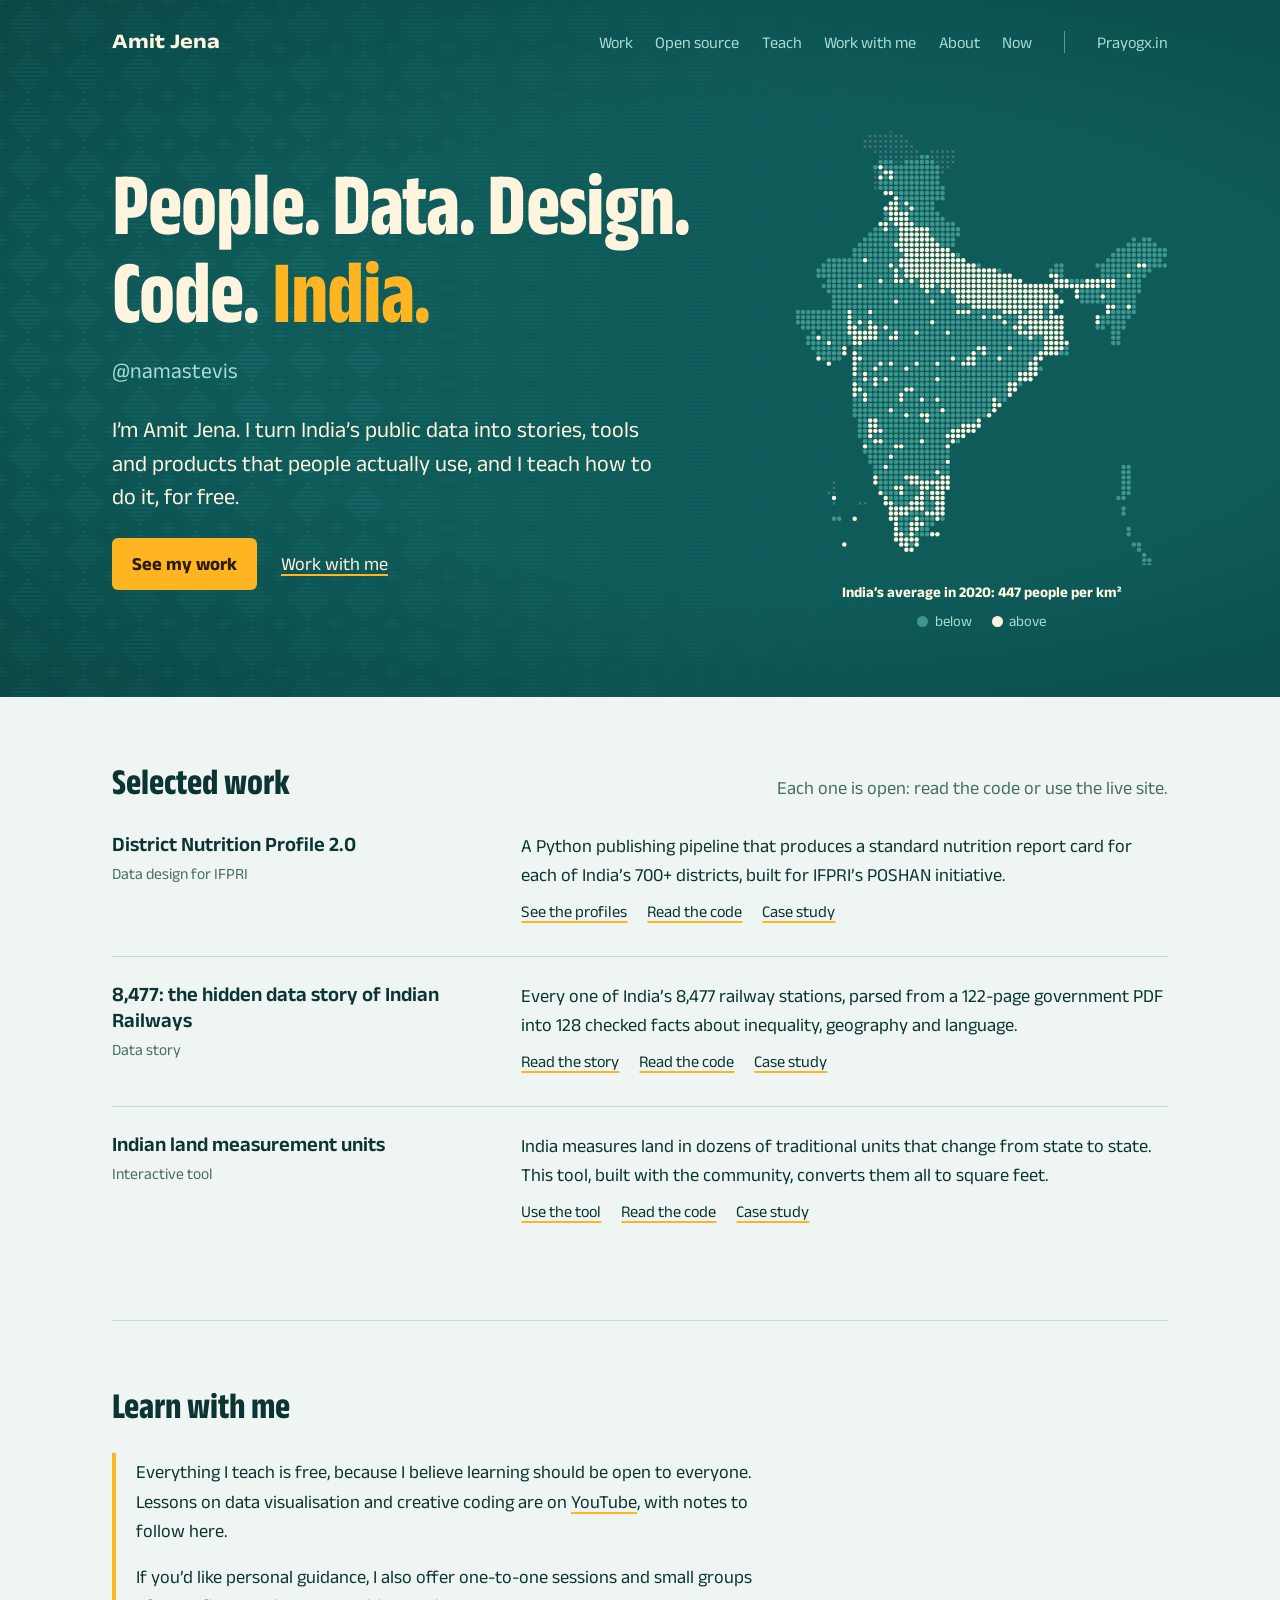
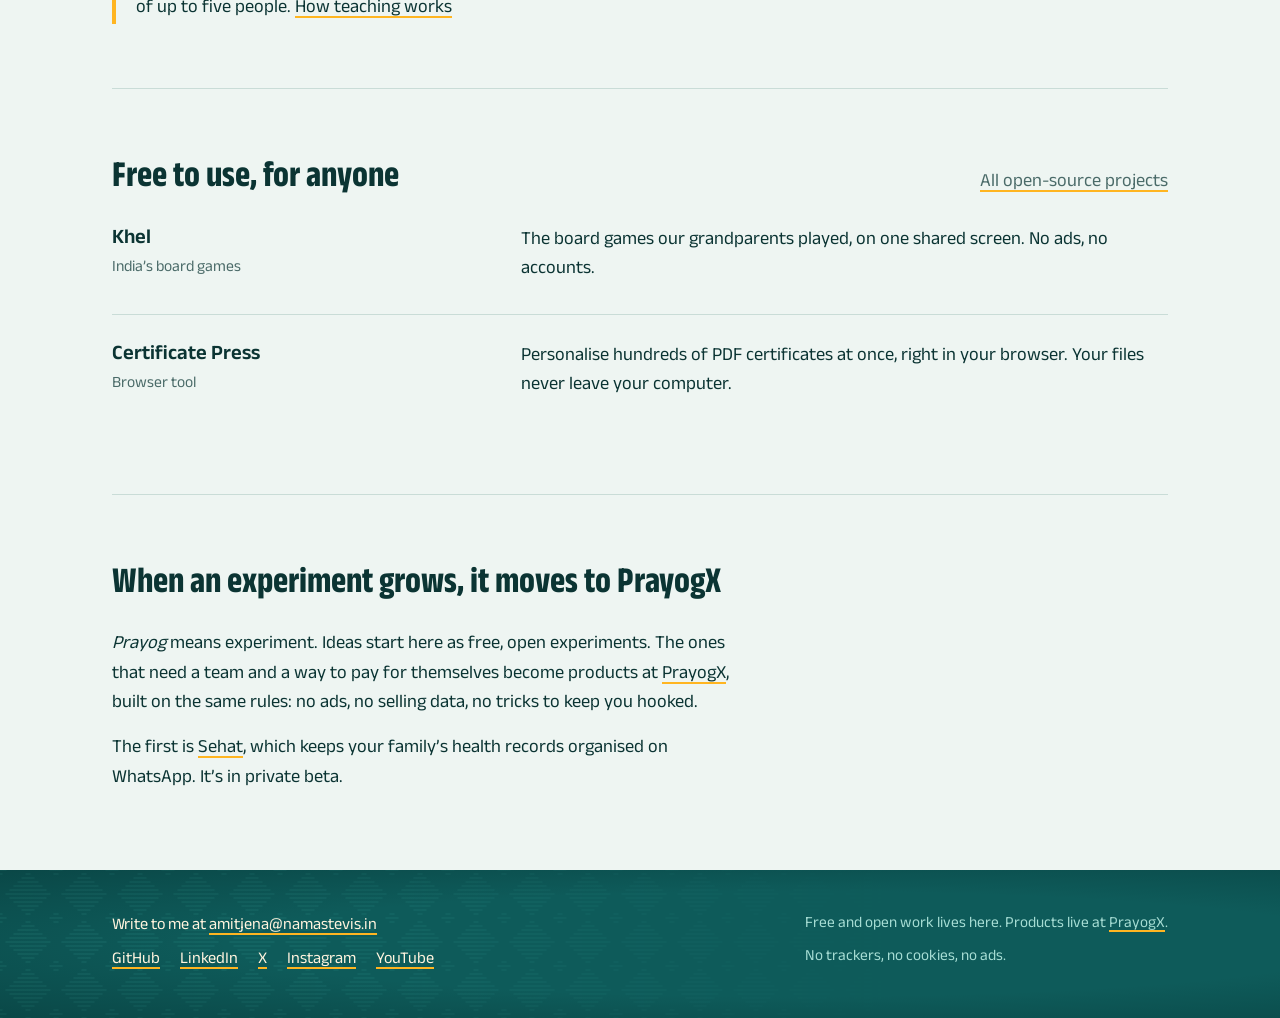
<file: index.html>
<!doctype html>
<html lang="en">
<head>
  <meta charset="utf-8">
  <meta name="viewport" content="width=device-width, initial-scale=1">
  <title>Amit Jena: People. Data. Design. Code. India.</title>
  <meta name="description" content="Amit Jena turns India’s public data into stories, tools and products people use, and teaches how to do it for free.">
  <link rel="canonical" href="https://namastevis.in/">
  <meta property="og:title" content="Amit Jena: People. Data. Design. Code. India.">
  <meta property="og:description" content="Amit Jena turns India’s public data into stories, tools and products people use, and teaches how to do it for free.">
  <meta property="og:type" content="website">
  <meta property="og:url" content="https://namastevis.in/">
  <meta property="og:image" content="https://namastevis.in/og-image.png">
  <meta name="twitter:card" content="summary_large_image">
  <meta name="twitter:site" content="@namastevis">
  <meta name="theme-color" content="#0E5B5A">
  <link rel="icon" href="/favicon.svg" type="image/svg+xml">
  <link rel="preconnect" href="https://fonts.googleapis.com">
  <link rel="preconnect" href="https://fonts.gstatic.com" crossorigin>
  <link href="https://fonts.googleapis.com/css2?family=Anek+Latin:wdth,wght@75..125,300..800&display=swap" rel="stylesheet">
  <link rel="stylesheet" href="/styles.css">
</head>
<body>
  <a class="skip" href="#main">Skip to content</a>
  <div class="band">
    <header class="wrap site-head">
      <a class="wordmark" href="/">Amit Jena</a>
      <nav class="site-nav" aria-label="Main">
      <a href="/work.html">Work</a>
      <a href="/open-source.html">Open source</a>
      <a href="/teach.html">Teach</a>
      <a href="/work-with-me.html">Work with me</a>
      <a href="/about.html">About</a>
      <a href="/now.html">Now</a>
      <span class="nav-sep" aria-hidden="true"></span> <a href="https://prayogx.in" target="_blank" rel="noopener">Prayogx.in</a>
      </nav>
    </header>
    <section class="wrap hero">
      <div>
        <h1>People. Data. Design. Code. <span class="india">India.</span></h1>
        <p class="handle">@namastevis</p>
        <p class="lead">I’m Amit Jena. I turn India’s public data into stories, tools and products that people actually use, and I teach how to do it, for free.</p>
        <p class="actions"><a class="button" href="/work.html">See my work</a> <a href="/work-with-me.html">Work with me</a></p>
      </div>
      <figure class="map-figure">
        <svg class="india-map" viewBox="0 0 2881 3355" role="img" aria-labelledby="map-title map-desc"><title id="map-title">India by population density</title><desc id="map-desc">India drawn as a grid of dots, each 40 by 40 kilometres. Light dots are places more crowded than India's 2020 average of 447 people per square kilometre; darker dots are less crowded. The Gangetic plain forms one long light band, with Kerala, the Tamil Nadu coast and the big cities as light spots elsewhere.</desc><g class="below"><circle cx="974" cy="200" r="17.2"/><circle cx="1014" cy="200" r="17.2"/><circle cx="654" cy="240" r="17.2"/><circle cx="694" cy="240" r="17.2"/><circle cx="734" cy="240" r="17.2"/><circle cx="854" cy="240" r="17.2"/><circle cx="894" cy="240" r="17.2"/><circle cx="934" cy="240" r="17.2"/><circle cx="974" cy="240" r="17.2"/><circle cx="1014" cy="240" r="17.2"/><circle cx="1054" cy="240" r="17.2"/><circle cx="614" cy="280" r="17.2"/><circle cx="694" cy="280" r="17.2"/><circle cx="734" cy="280" r="17.2"/><circle cx="774" cy="280" r="17.2"/><circle cx="814" cy="280" r="17.2"/><circle cx="854" cy="280" r="17.2"/><circle cx="894" cy="280" r="17.2"/><circle cx="934" cy="280" r="17.2"/><circle cx="974" cy="280" r="17.2"/><circle cx="1014" cy="280" r="17.2"/><circle cx="1054" cy="280" r="17.2"/><circle cx="1094" cy="280" r="17.2"/><circle cx="654" cy="320" r="17.2"/><circle cx="774" cy="320" r="17.2"/><circle cx="814" cy="320" r="17.2"/><circle cx="854" cy="320" r="17.2"/><circle cx="894" cy="320" r="17.2"/><circle cx="934" cy="320" r="17.2"/><circle cx="974" cy="320" r="17.2"/><circle cx="1014" cy="320" r="17.2"/><circle cx="1054" cy="320" r="17.2"/><circle cx="1094" cy="320" r="17.2"/><circle cx="694" cy="360" r="17.2"/><circle cx="774" cy="360" r="17.2"/><circle cx="814" cy="360" r="17.2"/><circle cx="854" cy="360" r="17.2"/><circle cx="894" cy="360" r="17.2"/><circle cx="934" cy="360" r="17.2"/><circle cx="974" cy="360" r="17.2"/><circle cx="1014" cy="360" r="17.2"/><circle cx="1054" cy="360" r="17.2"/><circle cx="1094" cy="360" r="17.2"/><circle cx="654" cy="400" r="17.2"/><circle cx="694" cy="400" r="17.2"/><circle cx="734" cy="400" r="17.2"/><circle cx="774" cy="400" r="17.2"/><circle cx="814" cy="400" r="17.2"/><circle cx="854" cy="400" r="17.2"/><circle cx="894" cy="400" r="17.2"/><circle cx="934" cy="400" r="17.2"/><circle cx="974" cy="400" r="17.2"/><circle cx="1014" cy="400" r="17.2"/><circle cx="1054" cy="400" r="17.2"/><circle cx="1094" cy="400" r="17.2"/><circle cx="654" cy="440" r="17.2"/><circle cx="694" cy="440" r="17.2"/><circle cx="734" cy="440" r="17.2"/><circle cx="774" cy="440" r="17.2"/><circle cx="814" cy="440" r="17.2"/><circle cx="854" cy="440" r="17.2"/><circle cx="894" cy="440" r="17.2"/><circle cx="934" cy="440" r="17.2"/><circle cx="974" cy="440" r="17.2"/><circle cx="1014" cy="440" r="17.2"/><circle cx="1054" cy="440" r="17.2"/><circle cx="1094" cy="440" r="17.2"/><circle cx="1134" cy="440" r="17.2"/><circle cx="774" cy="480" r="17.2"/><circle cx="814" cy="480" r="17.2"/><circle cx="854" cy="480" r="17.2"/><circle cx="894" cy="480" r="17.2"/><circle cx="934" cy="480" r="17.2"/><circle cx="974" cy="480" r="17.2"/><circle cx="1014" cy="480" r="17.2"/><circle cx="1054" cy="480" r="17.2"/><circle cx="1094" cy="480" r="17.2"/><circle cx="1134" cy="480" r="17.2"/><circle cx="814" cy="520" r="17.2"/><circle cx="854" cy="520" r="17.2"/><circle cx="894" cy="520" r="17.2"/><circle cx="934" cy="520" r="17.2"/><circle cx="974" cy="520" r="17.2"/><circle cx="1014" cy="520" r="17.2"/><circle cx="1054" cy="520" r="17.2"/><circle cx="1094" cy="520" r="17.2"/><circle cx="1134" cy="520" r="17.2"/><circle cx="814" cy="560" r="17.2"/><circle cx="894" cy="560" r="17.2"/><circle cx="934" cy="560" r="17.2"/><circle cx="974" cy="560" r="17.2"/><circle cx="1014" cy="560" r="17.2"/><circle cx="1054" cy="560" r="17.2"/><circle cx="814" cy="600" r="17.2"/><circle cx="854" cy="600" r="17.2"/><circle cx="934" cy="600" r="17.2"/><circle cx="974" cy="600" r="17.2"/><circle cx="1014" cy="600" r="17.2"/><circle cx="1054" cy="600" r="17.2"/><circle cx="694" cy="640" r="17.2"/><circle cx="894" cy="640" r="17.2"/><circle cx="934" cy="640" r="17.2"/><circle cx="974" cy="640" r="17.2"/><circle cx="1014" cy="640" r="17.2"/><circle cx="1054" cy="640" r="17.2"/><circle cx="1094" cy="640" r="17.2"/><circle cx="694" cy="680" r="17.2"/><circle cx="894" cy="680" r="17.2"/><circle cx="934" cy="680" r="17.2"/><circle cx="974" cy="680" r="17.2"/><circle cx="1014" cy="680" r="17.2"/><circle cx="1054" cy="680" r="17.2"/><circle cx="1094" cy="680" r="17.2"/><circle cx="1134" cy="680" r="17.2"/><circle cx="734" cy="720" r="17.2"/><circle cx="934" cy="720" r="17.2"/><circle cx="974" cy="720" r="17.2"/><circle cx="1014" cy="720" r="17.2"/><circle cx="1054" cy="720" r="17.2"/><circle cx="1094" cy="720" r="17.2"/><circle cx="1134" cy="720" r="17.2"/><circle cx="1174" cy="720" r="17.2"/><circle cx="1214" cy="720" r="17.2"/><circle cx="614" cy="760" r="17.2"/><circle cx="654" cy="760" r="17.2"/><circle cx="734" cy="760" r="17.2"/><circle cx="774" cy="760" r="17.2"/><circle cx="1054" cy="760" r="17.2"/><circle cx="1094" cy="760" r="17.2"/><circle cx="1134" cy="760" r="17.2"/><circle cx="1174" cy="760" r="17.2"/><circle cx="1214" cy="760" r="17.2"/><circle cx="1254" cy="760" r="17.2"/><circle cx="574" cy="800" r="17.2"/><circle cx="614" cy="800" r="17.2"/><circle cx="654" cy="800" r="17.2"/><circle cx="694" cy="800" r="17.2"/><circle cx="734" cy="800" r="17.2"/><circle cx="774" cy="800" r="17.2"/><circle cx="1054" cy="800" r="17.2"/><circle cx="1094" cy="800" r="17.2"/><circle cx="1134" cy="800" r="17.2"/><circle cx="1174" cy="800" r="17.2"/><circle cx="1214" cy="800" r="17.2"/><circle cx="1254" cy="800" r="17.2"/><circle cx="534" cy="840" r="17.2"/><circle cx="574" cy="840" r="17.2"/><circle cx="614" cy="840" r="17.2"/><circle cx="654" cy="840" r="17.2"/><circle cx="694" cy="840" r="17.2"/><circle cx="734" cy="840" r="17.2"/><circle cx="774" cy="840" r="17.2"/><circle cx="1094" cy="840" r="17.2"/><circle cx="1134" cy="840" r="17.2"/><circle cx="1174" cy="840" r="17.2"/><circle cx="1214" cy="840" r="17.2"/><circle cx="2614" cy="840" r="17.2"/><circle cx="2694" cy="840" r="17.2"/><circle cx="2734" cy="840" r="17.2"/><circle cx="494" cy="880" r="17.2"/><circle cx="534" cy="880" r="17.2"/><circle cx="574" cy="880" r="17.2"/><circle cx="614" cy="880" r="17.2"/><circle cx="654" cy="880" r="17.2"/><circle cx="694" cy="880" r="17.2"/><circle cx="734" cy="880" r="17.2"/><circle cx="1134" cy="880" r="17.2"/><circle cx="1174" cy="880" r="17.2"/><circle cx="1214" cy="880" r="17.2"/><circle cx="2574" cy="880" r="17.2"/><circle cx="2614" cy="880" r="17.2"/><circle cx="2654" cy="880" r="17.2"/><circle cx="2694" cy="880" r="17.2"/><circle cx="2734" cy="880" r="17.2"/><circle cx="2774" cy="880" r="17.2"/><circle cx="454" cy="920" r="17.2"/><circle cx="494" cy="920" r="17.2"/><circle cx="534" cy="920" r="17.2"/><circle cx="574" cy="920" r="17.2"/><circle cx="614" cy="920" r="17.2"/><circle cx="654" cy="920" r="17.2"/><circle cx="694" cy="920" r="17.2"/><circle cx="734" cy="920" r="17.2"/><circle cx="774" cy="920" r="17.2"/><circle cx="2494" cy="920" r="17.2"/><circle cx="2534" cy="920" r="17.2"/><circle cx="2574" cy="920" r="17.2"/><circle cx="2614" cy="920" r="17.2"/><circle cx="2654" cy="920" r="17.2"/><circle cx="2694" cy="920" r="17.2"/><circle cx="2734" cy="920" r="17.2"/><circle cx="2774" cy="920" r="17.2"/><circle cx="2814" cy="920" r="17.2"/><circle cx="2854" cy="920" r="17.2"/><circle cx="454" cy="960" r="17.2"/><circle cx="494" cy="960" r="17.2"/><circle cx="534" cy="960" r="17.2"/><circle cx="574" cy="960" r="17.2"/><circle cx="614" cy="960" r="17.2"/><circle cx="654" cy="960" r="17.2"/><circle cx="694" cy="960" r="17.2"/><circle cx="734" cy="960" r="17.2"/><circle cx="774" cy="960" r="17.2"/><circle cx="814" cy="960" r="17.2"/><circle cx="1254" cy="960" r="17.2"/><circle cx="2454" cy="960" r="17.2"/><circle cx="2494" cy="960" r="17.2"/><circle cx="2534" cy="960" r="17.2"/><circle cx="2574" cy="960" r="17.2"/><circle cx="2614" cy="960" r="17.2"/><circle cx="2654" cy="960" r="17.2"/><circle cx="2694" cy="960" r="17.2"/><circle cx="2734" cy="960" r="17.2"/><circle cx="2774" cy="960" r="17.2"/><circle cx="2814" cy="960" r="17.2"/><circle cx="2854" cy="960" r="17.2"/><circle cx="254" cy="1000" r="17.2"/><circle cx="294" cy="1000" r="17.2"/><circle cx="334" cy="1000" r="17.2"/><circle cx="374" cy="1000" r="17.2"/><circle cx="414" cy="1000" r="17.2"/><circle cx="454" cy="1000" r="17.2"/><circle cx="494" cy="1000" r="17.2"/><circle cx="574" cy="1000" r="17.2"/><circle cx="614" cy="1000" r="17.2"/><circle cx="654" cy="1000" r="17.2"/><circle cx="694" cy="1000" r="17.2"/><circle cx="734" cy="1000" r="17.2"/><circle cx="774" cy="1000" r="17.2"/><circle cx="2414" cy="1000" r="17.2"/><circle cx="2454" cy="1000" r="17.2"/><circle cx="2494" cy="1000" r="17.2"/><circle cx="2534" cy="1000" r="17.2"/><circle cx="2574" cy="1000" r="17.2"/><circle cx="2614" cy="1000" r="17.2"/><circle cx="2654" cy="1000" r="17.2"/><circle cx="2694" cy="1000" r="17.2"/><circle cx="2734" cy="1000" r="17.2"/><circle cx="2774" cy="1000" r="17.2"/><circle cx="2814" cy="1000" r="17.2"/><circle cx="214" cy="1040" r="17.2"/><circle cx="254" cy="1040" r="17.2"/><circle cx="294" cy="1040" r="17.2"/><circle cx="334" cy="1040" r="17.2"/><circle cx="374" cy="1040" r="17.2"/><circle cx="414" cy="1040" r="17.2"/><circle cx="454" cy="1040" r="17.2"/><circle cx="494" cy="1040" r="17.2"/><circle cx="534" cy="1040" r="17.2"/><circle cx="574" cy="1040" r="17.2"/><circle cx="614" cy="1040" r="17.2"/><circle cx="654" cy="1040" r="17.2"/><circle cx="694" cy="1040" r="17.2"/><circle cx="774" cy="1040" r="17.2"/><circle cx="1414" cy="1040" r="17.2"/><circle cx="2014" cy="1040" r="17.2"/><circle cx="2054" cy="1040" r="17.2"/><circle cx="2334" cy="1040" r="17.2"/><circle cx="2374" cy="1040" r="17.2"/><circle cx="2414" cy="1040" r="17.2"/><circle cx="2454" cy="1040" r="17.2"/><circle cx="2494" cy="1040" r="17.2"/><circle cx="2534" cy="1040" r="17.2"/><circle cx="2574" cy="1040" r="17.2"/><circle cx="2614" cy="1040" r="17.2"/><circle cx="2734" cy="1040" r="17.2"/><circle cx="2774" cy="1040" r="17.2"/><circle cx="2814" cy="1040" r="17.2"/><circle cx="2854" cy="1040" r="17.2"/><circle cx="174" cy="1080" r="17.2"/><circle cx="214" cy="1080" r="17.2"/><circle cx="254" cy="1080" r="17.2"/><circle cx="294" cy="1080" r="17.2"/><circle cx="334" cy="1080" r="17.2"/><circle cx="374" cy="1080" r="17.2"/><circle cx="414" cy="1080" r="17.2"/><circle cx="454" cy="1080" r="17.2"/><circle cx="494" cy="1080" r="17.2"/><circle cx="534" cy="1080" r="17.2"/><circle cx="574" cy="1080" r="17.2"/><circle cx="614" cy="1080" r="17.2"/><circle cx="654" cy="1080" r="17.2"/><circle cx="694" cy="1080" r="17.2"/><circle cx="734" cy="1080" r="17.2"/><circle cx="814" cy="1080" r="17.2"/><circle cx="1574" cy="1080" r="17.2"/><circle cx="1974" cy="1080" r="17.2"/><circle cx="2014" cy="1080" r="17.2"/><circle cx="2054" cy="1080" r="17.2"/><circle cx="2374" cy="1080" r="17.2"/><circle cx="2414" cy="1080" r="17.2"/><circle cx="2454" cy="1080" r="17.2"/><circle cx="2494" cy="1080" r="17.2"/><circle cx="2534" cy="1080" r="17.2"/><circle cx="2574" cy="1080" r="17.2"/><circle cx="2614" cy="1080" r="17.2"/><circle cx="2654" cy="1080" r="17.2"/><circle cx="2694" cy="1080" r="17.2"/><circle cx="2734" cy="1080" r="17.2"/><circle cx="174" cy="1120" r="17.2"/><circle cx="214" cy="1120" r="17.2"/><circle cx="254" cy="1120" r="17.2"/><circle cx="294" cy="1120" r="17.2"/><circle cx="334" cy="1120" r="17.2"/><circle cx="374" cy="1120" r="17.2"/><circle cx="414" cy="1120" r="17.2"/><circle cx="454" cy="1120" r="17.2"/><circle cx="494" cy="1120" r="17.2"/><circle cx="534" cy="1120" r="17.2"/><circle cx="574" cy="1120" r="17.2"/><circle cx="614" cy="1120" r="17.2"/><circle cx="654" cy="1120" r="17.2"/><circle cx="694" cy="1120" r="17.2"/><circle cx="734" cy="1120" r="17.2"/><circle cx="814" cy="1120" r="17.2"/><circle cx="2054" cy="1120" r="17.2"/><circle cx="2374" cy="1120" r="17.2"/><circle cx="2414" cy="1120" r="17.2"/><circle cx="2454" cy="1120" r="17.2"/><circle cx="2494" cy="1120" r="17.2"/><circle cx="2534" cy="1120" r="17.2"/><circle cx="2614" cy="1120" r="17.2"/><circle cx="2654" cy="1120" r="17.2"/><circle cx="2694" cy="1120" r="17.2"/><circle cx="254" cy="1160" r="17.2"/><circle cx="294" cy="1160" r="17.2"/><circle cx="334" cy="1160" r="17.2"/><circle cx="374" cy="1160" r="17.2"/><circle cx="414" cy="1160" r="17.2"/><circle cx="454" cy="1160" r="17.2"/><circle cx="494" cy="1160" r="17.2"/><circle cx="534" cy="1160" r="17.2"/><circle cx="574" cy="1160" r="17.2"/><circle cx="614" cy="1160" r="17.2"/><circle cx="694" cy="1160" r="17.2"/><circle cx="734" cy="1160" r="17.2"/><circle cx="854" cy="1160" r="17.2"/><circle cx="934" cy="1160" r="17.2"/><circle cx="2134" cy="1160" r="17.2"/><circle cx="2174" cy="1160" r="17.2"/><circle cx="2214" cy="1160" r="17.2"/><circle cx="2494" cy="1160" r="17.2"/><circle cx="2534" cy="1160" r="17.2"/><circle cx="2574" cy="1160" r="17.2"/><circle cx="2614" cy="1160" r="17.2"/><circle cx="2654" cy="1160" r="17.2"/><circle cx="214" cy="1200" r="17.2"/><circle cx="254" cy="1200" r="17.2"/><circle cx="294" cy="1200" r="17.2"/><circle cx="334" cy="1200" r="17.2"/><circle cx="374" cy="1200" r="17.2"/><circle cx="414" cy="1200" r="17.2"/><circle cx="454" cy="1200" r="17.2"/><circle cx="534" cy="1200" r="17.2"/><circle cx="574" cy="1200" r="17.2"/><circle cx="614" cy="1200" r="17.2"/><circle cx="654" cy="1200" r="17.2"/><circle cx="694" cy="1200" r="17.2"/><circle cx="734" cy="1200" r="17.2"/><circle cx="774" cy="1200" r="17.2"/><circle cx="814" cy="1200" r="17.2"/><circle cx="854" cy="1200" r="17.2"/><circle cx="894" cy="1200" r="17.2"/><circle cx="934" cy="1200" r="17.2"/><circle cx="1094" cy="1200" r="17.2"/><circle cx="2374" cy="1200" r="17.2"/><circle cx="2494" cy="1200" r="17.2"/><circle cx="2534" cy="1200" r="17.2"/><circle cx="2574" cy="1200" r="17.2"/><circle cx="2614" cy="1200" r="17.2"/><circle cx="2654" cy="1200" r="17.2"/><circle cx="254" cy="1240" r="17.2"/><circle cx="294" cy="1240" r="17.2"/><circle cx="334" cy="1240" r="17.2"/><circle cx="374" cy="1240" r="17.2"/><circle cx="414" cy="1240" r="17.2"/><circle cx="454" cy="1240" r="17.2"/><circle cx="494" cy="1240" r="17.2"/><circle cx="534" cy="1240" r="17.2"/><circle cx="574" cy="1240" r="17.2"/><circle cx="614" cy="1240" r="17.2"/><circle cx="654" cy="1240" r="17.2"/><circle cx="694" cy="1240" r="17.2"/><circle cx="734" cy="1240" r="17.2"/><circle cx="774" cy="1240" r="17.2"/><circle cx="814" cy="1240" r="17.2"/><circle cx="854" cy="1240" r="17.2"/><circle cx="894" cy="1240" r="17.2"/><circle cx="934" cy="1240" r="17.2"/><circle cx="974" cy="1240" r="17.2"/><circle cx="1054" cy="1240" r="17.2"/><circle cx="1094" cy="1240" r="17.2"/><circle cx="1174" cy="1240" r="17.2"/><circle cx="2214" cy="1240" r="17.2"/><circle cx="2254" cy="1240" r="17.2"/><circle cx="2294" cy="1240" r="17.2"/><circle cx="2334" cy="1240" r="17.2"/><circle cx="2374" cy="1240" r="17.2"/><circle cx="2414" cy="1240" r="17.2"/><circle cx="2454" cy="1240" r="17.2"/><circle cx="2494" cy="1240" r="17.2"/><circle cx="2534" cy="1240" r="17.2"/><circle cx="2574" cy="1240" r="17.2"/><circle cx="2614" cy="1240" r="17.2"/><circle cx="2654" cy="1240" r="17.2"/><circle cx="294" cy="1280" r="17.2"/><circle cx="334" cy="1280" r="17.2"/><circle cx="374" cy="1280" r="17.2"/><circle cx="414" cy="1280" r="17.2"/><circle cx="454" cy="1280" r="17.2"/><circle cx="494" cy="1280" r="17.2"/><circle cx="534" cy="1280" r="17.2"/><circle cx="574" cy="1280" r="17.2"/><circle cx="614" cy="1280" r="17.2"/><circle cx="654" cy="1280" r="17.2"/><circle cx="694" cy="1280" r="17.2"/><circle cx="734" cy="1280" r="17.2"/><circle cx="774" cy="1280" r="17.2"/><circle cx="814" cy="1280" r="17.2"/><circle cx="854" cy="1280" r="17.2"/><circle cx="894" cy="1280" r="17.2"/><circle cx="934" cy="1280" r="17.2"/><circle cx="974" cy="1280" r="17.2"/><circle cx="1014" cy="1280" r="17.2"/><circle cx="1054" cy="1280" r="17.2"/><circle cx="1094" cy="1280" r="17.2"/><circle cx="1134" cy="1280" r="17.2"/><circle cx="1174" cy="1280" r="17.2"/><circle cx="1214" cy="1280" r="17.2"/><circle cx="2214" cy="1280" r="17.2"/><circle cx="2254" cy="1280" r="17.2"/><circle cx="2294" cy="1280" r="17.2"/><circle cx="2334" cy="1280" r="17.2"/><circle cx="2414" cy="1280" r="17.2"/><circle cx="2454" cy="1280" r="17.2"/><circle cx="2494" cy="1280" r="17.2"/><circle cx="2534" cy="1280" r="17.2"/><circle cx="2574" cy="1280" r="17.2"/><circle cx="2614" cy="1280" r="17.2"/><circle cx="294" cy="1320" r="17.2"/><circle cx="334" cy="1320" r="17.2"/><circle cx="374" cy="1320" r="17.2"/><circle cx="414" cy="1320" r="17.2"/><circle cx="454" cy="1320" r="17.2"/><circle cx="494" cy="1320" r="17.2"/><circle cx="534" cy="1320" r="17.2"/><circle cx="574" cy="1320" r="17.2"/><circle cx="614" cy="1320" r="17.2"/><circle cx="654" cy="1320" r="17.2"/><circle cx="694" cy="1320" r="17.2"/><circle cx="734" cy="1320" r="17.2"/><circle cx="814" cy="1320" r="17.2"/><circle cx="854" cy="1320" r="17.2"/><circle cx="894" cy="1320" r="17.2"/><circle cx="934" cy="1320" r="17.2"/><circle cx="974" cy="1320" r="17.2"/><circle cx="1014" cy="1320" r="17.2"/><circle cx="1094" cy="1320" r="17.2"/><circle cx="1134" cy="1320" r="17.2"/><circle cx="1174" cy="1320" r="17.2"/><circle cx="1214" cy="1320" r="17.2"/><circle cx="2214" cy="1320" r="17.2"/><circle cx="2254" cy="1320" r="17.2"/><circle cx="2294" cy="1320" r="17.2"/><circle cx="2334" cy="1320" r="17.2"/><circle cx="2374" cy="1320" r="17.2"/><circle cx="2414" cy="1320" r="17.2"/><circle cx="2454" cy="1320" r="17.2"/><circle cx="2494" cy="1320" r="17.2"/><circle cx="2534" cy="1320" r="17.2"/><circle cx="2574" cy="1320" r="17.2"/><circle cx="2614" cy="1320" r="17.2"/><circle cx="294" cy="1360" r="17.2"/><circle cx="334" cy="1360" r="17.2"/><circle cx="374" cy="1360" r="17.2"/><circle cx="414" cy="1360" r="17.2"/><circle cx="454" cy="1360" r="17.2"/><circle cx="494" cy="1360" r="17.2"/><circle cx="534" cy="1360" r="17.2"/><circle cx="574" cy="1360" r="17.2"/><circle cx="614" cy="1360" r="17.2"/><circle cx="654" cy="1360" r="17.2"/><circle cx="694" cy="1360" r="17.2"/><circle cx="734" cy="1360" r="17.2"/><circle cx="774" cy="1360" r="17.2"/><circle cx="814" cy="1360" r="17.2"/><circle cx="854" cy="1360" r="17.2"/><circle cx="894" cy="1360" r="17.2"/><circle cx="934" cy="1360" r="17.2"/><circle cx="974" cy="1360" r="17.2"/><circle cx="1014" cy="1360" r="17.2"/><circle cx="1054" cy="1360" r="17.2"/><circle cx="1094" cy="1360" r="17.2"/><circle cx="1134" cy="1360" r="17.2"/><circle cx="1174" cy="1360" r="17.2"/><circle cx="1214" cy="1360" r="17.2"/><circle cx="1254" cy="1360" r="17.2"/><circle cx="1294" cy="1360" r="17.2"/><circle cx="1334" cy="1360" r="17.2"/><circle cx="1934" cy="1360" r="17.2"/><circle cx="2494" cy="1360" r="17.2"/><circle cx="2534" cy="1360" r="17.2"/><circle cx="2614" cy="1360" r="17.2"/><circle cx="14" cy="1400" r="17.2"/><circle cx="54" cy="1400" r="17.2"/><circle cx="94" cy="1400" r="17.2"/><circle cx="134" cy="1400" r="17.2"/><circle cx="174" cy="1400" r="17.2"/><circle cx="214" cy="1400" r="17.2"/><circle cx="254" cy="1400" r="17.2"/><circle cx="294" cy="1400" r="17.2"/><circle cx="334" cy="1400" r="17.2"/><circle cx="374" cy="1400" r="17.2"/><circle cx="454" cy="1400" r="17.2"/><circle cx="494" cy="1400" r="17.2"/><circle cx="534" cy="1400" r="17.2"/><circle cx="614" cy="1400" r="17.2"/><circle cx="654" cy="1400" r="17.2"/><circle cx="694" cy="1400" r="17.2"/><circle cx="734" cy="1400" r="17.2"/><circle cx="774" cy="1400" r="17.2"/><circle cx="814" cy="1400" r="17.2"/><circle cx="854" cy="1400" r="17.2"/><circle cx="894" cy="1400" r="17.2"/><circle cx="934" cy="1400" r="17.2"/><circle cx="974" cy="1400" r="17.2"/><circle cx="1014" cy="1400" r="17.2"/><circle cx="1054" cy="1400" r="17.2"/><circle cx="1094" cy="1400" r="17.2"/><circle cx="1134" cy="1400" r="17.2"/><circle cx="1174" cy="1400" r="17.2"/><circle cx="1214" cy="1400" r="17.2"/><circle cx="1374" cy="1400" r="17.2"/><circle cx="1414" cy="1400" r="17.2"/><circle cx="1454" cy="1400" r="17.2"/><circle cx="1494" cy="1400" r="17.2"/><circle cx="1534" cy="1400" r="17.2"/><circle cx="1574" cy="1400" r="17.2"/><circle cx="1774" cy="1400" r="17.2"/><circle cx="1934" cy="1400" r="17.2"/><circle cx="2454" cy="1400" r="17.2"/><circle cx="2494" cy="1400" r="17.2"/><circle cx="2534" cy="1400" r="17.2"/><circle cx="2574" cy="1400" r="17.2"/><circle cx="2614" cy="1400" r="17.2"/><circle cx="14" cy="1440" r="17.2"/><circle cx="54" cy="1440" r="17.2"/><circle cx="94" cy="1440" r="17.2"/><circle cx="134" cy="1440" r="17.2"/><circle cx="174" cy="1440" r="17.2"/><circle cx="214" cy="1440" r="17.2"/><circle cx="254" cy="1440" r="17.2"/><circle cx="294" cy="1440" r="17.2"/><circle cx="334" cy="1440" r="17.2"/><circle cx="374" cy="1440" r="17.2"/><circle cx="454" cy="1440" r="17.2"/><circle cx="494" cy="1440" r="17.2"/><circle cx="534" cy="1440" r="17.2"/><circle cx="574" cy="1440" r="17.2"/><circle cx="614" cy="1440" r="17.2"/><circle cx="654" cy="1440" r="17.2"/><circle cx="694" cy="1440" r="17.2"/><circle cx="734" cy="1440" r="17.2"/><circle cx="774" cy="1440" r="17.2"/><circle cx="814" cy="1440" r="17.2"/><circle cx="854" cy="1440" r="17.2"/><circle cx="894" cy="1440" r="17.2"/><circle cx="934" cy="1440" r="17.2"/><circle cx="974" cy="1440" r="17.2"/><circle cx="1014" cy="1440" r="17.2"/><circle cx="1054" cy="1440" r="17.2"/><circle cx="1094" cy="1440" r="17.2"/><circle cx="1134" cy="1440" r="17.2"/><circle cx="1174" cy="1440" r="17.2"/><circle cx="1214" cy="1440" r="17.2"/><circle cx="1254" cy="1440" r="17.2"/><circle cx="1294" cy="1440" r="17.2"/><circle cx="1334" cy="1440" r="17.2"/><circle cx="1374" cy="1440" r="17.2"/><circle cx="1414" cy="1440" r="17.2"/><circle cx="1494" cy="1440" r="17.2"/><circle cx="1614" cy="1440" r="17.2"/><circle cx="1654" cy="1440" r="17.2"/><circle cx="1694" cy="1440" r="17.2"/><circle cx="1934" cy="1440" r="17.2"/><circle cx="2374" cy="1440" r="17.2"/><circle cx="2414" cy="1440" r="17.2"/><circle cx="2454" cy="1440" r="17.2"/><circle cx="2494" cy="1440" r="17.2"/><circle cx="2534" cy="1440" r="17.2"/><circle cx="2574" cy="1440" r="17.2"/><circle cx="14" cy="1480" r="17.2"/><circle cx="54" cy="1480" r="17.2"/><circle cx="94" cy="1480" r="17.2"/><circle cx="134" cy="1480" r="17.2"/><circle cx="174" cy="1480" r="17.2"/><circle cx="214" cy="1480" r="17.2"/><circle cx="254" cy="1480" r="17.2"/><circle cx="294" cy="1480" r="17.2"/><circle cx="334" cy="1480" r="17.2"/><circle cx="374" cy="1480" r="17.2"/><circle cx="454" cy="1480" r="17.2"/><circle cx="534" cy="1480" r="17.2"/><circle cx="614" cy="1480" r="17.2"/><circle cx="654" cy="1480" r="17.2"/><circle cx="694" cy="1480" r="17.2"/><circle cx="734" cy="1480" r="17.2"/><circle cx="774" cy="1480" r="17.2"/><circle cx="814" cy="1480" r="17.2"/><circle cx="854" cy="1480" r="17.2"/><circle cx="894" cy="1480" r="17.2"/><circle cx="934" cy="1480" r="17.2"/><circle cx="974" cy="1480" r="17.2"/><circle cx="1014" cy="1480" r="17.2"/><circle cx="1094" cy="1480" r="17.2"/><circle cx="1134" cy="1480" r="17.2"/><circle cx="1174" cy="1480" r="17.2"/><circle cx="1214" cy="1480" r="17.2"/><circle cx="1254" cy="1480" r="17.2"/><circle cx="1294" cy="1480" r="17.2"/><circle cx="1334" cy="1480" r="17.2"/><circle cx="1374" cy="1480" r="17.2"/><circle cx="1414" cy="1480" r="17.2"/><circle cx="1454" cy="1480" r="17.2"/><circle cx="1494" cy="1480" r="17.2"/><circle cx="1534" cy="1480" r="17.2"/><circle cx="1574" cy="1480" r="17.2"/><circle cx="1654" cy="1480" r="17.2"/><circle cx="1694" cy="1480" r="17.2"/><circle cx="2374" cy="1480" r="17.2"/><circle cx="2414" cy="1480" r="17.2"/><circle cx="2454" cy="1480" r="17.2"/><circle cx="2494" cy="1480" r="17.2"/><circle cx="2534" cy="1480" r="17.2"/><circle cx="54" cy="1520" r="17.2"/><circle cx="94" cy="1520" r="17.2"/><circle cx="134" cy="1520" r="17.2"/><circle cx="174" cy="1520" r="17.2"/><circle cx="214" cy="1520" r="17.2"/><circle cx="254" cy="1520" r="17.2"/><circle cx="294" cy="1520" r="17.2"/><circle cx="334" cy="1520" r="17.2"/><circle cx="374" cy="1520" r="17.2"/><circle cx="494" cy="1520" r="17.2"/><circle cx="534" cy="1520" r="17.2"/><circle cx="654" cy="1520" r="17.2"/><circle cx="734" cy="1520" r="17.2"/><circle cx="774" cy="1520" r="17.2"/><circle cx="814" cy="1520" r="17.2"/><circle cx="854" cy="1520" r="17.2"/><circle cx="894" cy="1520" r="17.2"/><circle cx="934" cy="1520" r="17.2"/><circle cx="974" cy="1520" r="17.2"/><circle cx="1014" cy="1520" r="17.2"/><circle cx="1054" cy="1520" r="17.2"/><circle cx="1094" cy="1520" r="17.2"/><circle cx="1134" cy="1520" r="17.2"/><circle cx="1174" cy="1520" r="17.2"/><circle cx="1214" cy="1520" r="17.2"/><circle cx="1254" cy="1520" r="17.2"/><circle cx="1294" cy="1520" r="17.2"/><circle cx="1334" cy="1520" r="17.2"/><circle cx="1374" cy="1520" r="17.2"/><circle cx="1414" cy="1520" r="17.2"/><circle cx="1454" cy="1520" r="17.2"/><circle cx="1494" cy="1520" r="17.2"/><circle cx="1534" cy="1520" r="17.2"/><circle cx="1574" cy="1520" r="17.2"/><circle cx="1614" cy="1520" r="17.2"/><circle cx="1654" cy="1520" r="17.2"/><circle cx="1774" cy="1520" r="17.2"/><circle cx="2334" cy="1520" r="17.2"/><circle cx="2374" cy="1520" r="17.2"/><circle cx="2454" cy="1520" r="17.2"/><circle cx="2494" cy="1520" r="17.2"/><circle cx="2534" cy="1520" r="17.2"/><circle cx="134" cy="1560" r="17.2"/><circle cx="214" cy="1560" r="17.2"/><circle cx="254" cy="1560" r="17.2"/><circle cx="294" cy="1560" r="17.2"/><circle cx="334" cy="1560" r="17.2"/><circle cx="374" cy="1560" r="17.2"/><circle cx="654" cy="1560" r="17.2"/><circle cx="694" cy="1560" r="17.2"/><circle cx="734" cy="1560" r="17.2"/><circle cx="814" cy="1560" r="17.2"/><circle cx="854" cy="1560" r="17.2"/><circle cx="894" cy="1560" r="17.2"/><circle cx="974" cy="1560" r="17.2"/><circle cx="1014" cy="1560" r="17.2"/><circle cx="1054" cy="1560" r="17.2"/><circle cx="1094" cy="1560" r="17.2"/><circle cx="1134" cy="1560" r="17.2"/><circle cx="1214" cy="1560" r="17.2"/><circle cx="1254" cy="1560" r="17.2"/><circle cx="1294" cy="1560" r="17.2"/><circle cx="1334" cy="1560" r="17.2"/><circle cx="1374" cy="1560" r="17.2"/><circle cx="1414" cy="1560" r="17.2"/><circle cx="1454" cy="1560" r="17.2"/><circle cx="1494" cy="1560" r="17.2"/><circle cx="1534" cy="1560" r="17.2"/><circle cx="1574" cy="1560" r="17.2"/><circle cx="1614" cy="1560" r="17.2"/><circle cx="1654" cy="1560" r="17.2"/><circle cx="1694" cy="1560" r="17.2"/><circle cx="2454" cy="1560" r="17.2"/><circle cx="2494" cy="1560" r="17.2"/><circle cx="94" cy="1600" r="17.2"/><circle cx="134" cy="1600" r="17.2"/><circle cx="214" cy="1600" r="17.2"/><circle cx="254" cy="1600" r="17.2"/><circle cx="294" cy="1600" r="17.2"/><circle cx="334" cy="1600" r="17.2"/><circle cx="374" cy="1600" r="17.2"/><circle cx="414" cy="1600" r="17.2"/><circle cx="654" cy="1600" r="17.2"/><circle cx="694" cy="1600" r="17.2"/><circle cx="814" cy="1600" r="17.2"/><circle cx="854" cy="1600" r="17.2"/><circle cx="894" cy="1600" r="17.2"/><circle cx="934" cy="1600" r="17.2"/><circle cx="974" cy="1600" r="17.2"/><circle cx="1014" cy="1600" r="17.2"/><circle cx="1054" cy="1600" r="17.2"/><circle cx="1094" cy="1600" r="17.2"/><circle cx="1134" cy="1600" r="17.2"/><circle cx="1174" cy="1600" r="17.2"/><circle cx="1214" cy="1600" r="17.2"/><circle cx="1254" cy="1600" r="17.2"/><circle cx="1294" cy="1600" r="17.2"/><circle cx="1334" cy="1600" r="17.2"/><circle cx="1374" cy="1600" r="17.2"/><circle cx="1414" cy="1600" r="17.2"/><circle cx="1454" cy="1600" r="17.2"/><circle cx="1494" cy="1600" r="17.2"/><circle cx="1534" cy="1600" r="17.2"/><circle cx="1574" cy="1600" r="17.2"/><circle cx="1614" cy="1600" r="17.2"/><circle cx="1654" cy="1600" r="17.2"/><circle cx="1694" cy="1600" r="17.2"/><circle cx="1734" cy="1600" r="17.2"/><circle cx="1774" cy="1600" r="17.2"/><circle cx="1854" cy="1600" r="17.2"/><circle cx="1894" cy="1600" r="17.2"/><circle cx="2454" cy="1600" r="17.2"/><circle cx="2494" cy="1600" r="17.2"/><circle cx="94" cy="1640" r="17.2"/><circle cx="134" cy="1640" r="17.2"/><circle cx="174" cy="1640" r="17.2"/><circle cx="214" cy="1640" r="17.2"/><circle cx="294" cy="1640" r="17.2"/><circle cx="334" cy="1640" r="17.2"/><circle cx="374" cy="1640" r="17.2"/><circle cx="414" cy="1640" r="17.2"/><circle cx="534" cy="1640" r="17.2"/><circle cx="574" cy="1640" r="17.2"/><circle cx="614" cy="1640" r="17.2"/><circle cx="654" cy="1640" r="17.2"/><circle cx="694" cy="1640" r="17.2"/><circle cx="734" cy="1640" r="17.2"/><circle cx="774" cy="1640" r="17.2"/><circle cx="814" cy="1640" r="17.2"/><circle cx="854" cy="1640" r="17.2"/><circle cx="894" cy="1640" r="17.2"/><circle cx="934" cy="1640" r="17.2"/><circle cx="974" cy="1640" r="17.2"/><circle cx="1014" cy="1640" r="17.2"/><circle cx="1054" cy="1640" r="17.2"/><circle cx="1094" cy="1640" r="17.2"/><circle cx="1134" cy="1640" r="17.2"/><circle cx="1174" cy="1640" r="17.2"/><circle cx="1214" cy="1640" r="17.2"/><circle cx="1254" cy="1640" r="17.2"/><circle cx="1294" cy="1640" r="17.2"/><circle cx="1334" cy="1640" r="17.2"/><circle cx="1374" cy="1640" r="17.2"/><circle cx="1414" cy="1640" r="17.2"/><circle cx="1454" cy="1640" r="17.2"/><circle cx="1494" cy="1640" r="17.2"/><circle cx="1534" cy="1640" r="17.2"/><circle cx="1574" cy="1640" r="17.2"/><circle cx="1614" cy="1640" r="17.2"/><circle cx="1654" cy="1640" r="17.2"/><circle cx="1694" cy="1640" r="17.2"/><circle cx="1734" cy="1640" r="17.2"/><circle cx="1774" cy="1640" r="17.2"/><circle cx="1814" cy="1640" r="17.2"/><circle cx="1854" cy="1640" r="17.2"/><circle cx="1894" cy="1640" r="17.2"/><circle cx="2454" cy="1640" r="17.2"/><circle cx="2494" cy="1640" r="17.2"/><circle cx="134" cy="1680" r="17.2"/><circle cx="174" cy="1680" r="17.2"/><circle cx="214" cy="1680" r="17.2"/><circle cx="254" cy="1680" r="17.2"/><circle cx="294" cy="1680" r="17.2"/><circle cx="334" cy="1680" r="17.2"/><circle cx="454" cy="1680" r="17.2"/><circle cx="494" cy="1680" r="17.2"/><circle cx="534" cy="1680" r="17.2"/><circle cx="574" cy="1680" r="17.2"/><circle cx="614" cy="1680" r="17.2"/><circle cx="654" cy="1680" r="17.2"/><circle cx="694" cy="1680" r="17.2"/><circle cx="734" cy="1680" r="17.2"/><circle cx="774" cy="1680" r="17.2"/><circle cx="814" cy="1680" r="17.2"/><circle cx="854" cy="1680" r="17.2"/><circle cx="894" cy="1680" r="17.2"/><circle cx="934" cy="1680" r="17.2"/><circle cx="974" cy="1680" r="17.2"/><circle cx="1014" cy="1680" r="17.2"/><circle cx="1054" cy="1680" r="17.2"/><circle cx="1094" cy="1680" r="17.2"/><circle cx="1134" cy="1680" r="17.2"/><circle cx="1174" cy="1680" r="17.2"/><circle cx="1214" cy="1680" r="17.2"/><circle cx="1254" cy="1680" r="17.2"/><circle cx="1294" cy="1680" r="17.2"/><circle cx="1334" cy="1680" r="17.2"/><circle cx="1374" cy="1680" r="17.2"/><circle cx="1494" cy="1680" r="17.2"/><circle cx="1534" cy="1680" r="17.2"/><circle cx="1574" cy="1680" r="17.2"/><circle cx="1614" cy="1680" r="17.2"/><circle cx="1694" cy="1680" r="17.2"/><circle cx="1734" cy="1680" r="17.2"/><circle cx="1774" cy="1680" r="17.2"/><circle cx="1814" cy="1680" r="17.2"/><circle cx="1854" cy="1680" r="17.2"/><circle cx="1894" cy="1680" r="17.2"/><circle cx="2094" cy="1680" r="17.2"/><circle cx="174" cy="1720" r="17.2"/><circle cx="214" cy="1720" r="17.2"/><circle cx="254" cy="1720" r="17.2"/><circle cx="294" cy="1720" r="17.2"/><circle cx="334" cy="1720" r="17.2"/><circle cx="494" cy="1720" r="17.2"/><circle cx="534" cy="1720" r="17.2"/><circle cx="574" cy="1720" r="17.2"/><circle cx="614" cy="1720" r="17.2"/><circle cx="654" cy="1720" r="17.2"/><circle cx="694" cy="1720" r="17.2"/><circle cx="734" cy="1720" r="17.2"/><circle cx="774" cy="1720" r="17.2"/><circle cx="814" cy="1720" r="17.2"/><circle cx="854" cy="1720" r="17.2"/><circle cx="894" cy="1720" r="17.2"/><circle cx="934" cy="1720" r="17.2"/><circle cx="974" cy="1720" r="17.2"/><circle cx="1014" cy="1720" r="17.2"/><circle cx="1054" cy="1720" r="17.2"/><circle cx="1094" cy="1720" r="17.2"/><circle cx="1134" cy="1720" r="17.2"/><circle cx="1174" cy="1720" r="17.2"/><circle cx="1214" cy="1720" r="17.2"/><circle cx="1254" cy="1720" r="17.2"/><circle cx="1294" cy="1720" r="17.2"/><circle cx="1334" cy="1720" r="17.2"/><circle cx="1414" cy="1720" r="17.2"/><circle cx="1494" cy="1720" r="17.2"/><circle cx="1534" cy="1720" r="17.2"/><circle cx="1574" cy="1720" r="17.2"/><circle cx="1614" cy="1720" r="17.2"/><circle cx="1654" cy="1720" r="17.2"/><circle cx="1694" cy="1720" r="17.2"/><circle cx="1734" cy="1720" r="17.2"/><circle cx="1774" cy="1720" r="17.2"/><circle cx="1814" cy="1720" r="17.2"/><circle cx="1854" cy="1720" r="17.2"/><circle cx="2054" cy="1720" r="17.2"/><circle cx="2094" cy="1720" r="17.2"/><circle cx="214" cy="1760" r="17.2"/><circle cx="254" cy="1760" r="17.2"/><circle cx="294" cy="1760" r="17.2"/><circle cx="334" cy="1760" r="17.2"/><circle cx="534" cy="1760" r="17.2"/><circle cx="574" cy="1760" r="17.2"/><circle cx="614" cy="1760" r="17.2"/><circle cx="654" cy="1760" r="17.2"/><circle cx="694" cy="1760" r="17.2"/><circle cx="734" cy="1760" r="17.2"/><circle cx="774" cy="1760" r="17.2"/><circle cx="814" cy="1760" r="17.2"/><circle cx="854" cy="1760" r="17.2"/><circle cx="894" cy="1760" r="17.2"/><circle cx="934" cy="1760" r="17.2"/><circle cx="974" cy="1760" r="17.2"/><circle cx="1014" cy="1760" r="17.2"/><circle cx="1054" cy="1760" r="17.2"/><circle cx="1094" cy="1760" r="17.2"/><circle cx="1134" cy="1760" r="17.2"/><circle cx="1174" cy="1760" r="17.2"/><circle cx="1254" cy="1760" r="17.2"/><circle cx="1294" cy="1760" r="17.2"/><circle cx="1414" cy="1760" r="17.2"/><circle cx="1454" cy="1760" r="17.2"/><circle cx="1494" cy="1760" r="17.2"/><circle cx="1534" cy="1760" r="17.2"/><circle cx="1614" cy="1760" r="17.2"/><circle cx="1654" cy="1760" r="17.2"/><circle cx="1694" cy="1760" r="17.2"/><circle cx="1734" cy="1760" r="17.2"/><circle cx="1774" cy="1760" r="17.2"/><circle cx="1814" cy="1760" r="17.2"/><circle cx="494" cy="1800" r="17.2"/><circle cx="534" cy="1800" r="17.2"/><circle cx="574" cy="1800" r="17.2"/><circle cx="614" cy="1800" r="17.2"/><circle cx="694" cy="1800" r="17.2"/><circle cx="774" cy="1800" r="17.2"/><circle cx="814" cy="1800" r="17.2"/><circle cx="854" cy="1800" r="17.2"/><circle cx="894" cy="1800" r="17.2"/><circle cx="974" cy="1800" r="17.2"/><circle cx="1014" cy="1800" r="17.2"/><circle cx="1054" cy="1800" r="17.2"/><circle cx="1134" cy="1800" r="17.2"/><circle cx="1174" cy="1800" r="17.2"/><circle cx="1214" cy="1800" r="17.2"/><circle cx="1254" cy="1800" r="17.2"/><circle cx="1414" cy="1800" r="17.2"/><circle cx="1454" cy="1800" r="17.2"/><circle cx="1494" cy="1800" r="17.2"/><circle cx="1534" cy="1800" r="17.2"/><circle cx="1574" cy="1800" r="17.2"/><circle cx="1614" cy="1800" r="17.2"/><circle cx="1654" cy="1800" r="17.2"/><circle cx="1694" cy="1800" r="17.2"/><circle cx="1734" cy="1800" r="17.2"/><circle cx="1774" cy="1800" r="17.2"/><circle cx="494" cy="1840" r="17.2"/><circle cx="534" cy="1840" r="17.2"/><circle cx="574" cy="1840" r="17.2"/><circle cx="654" cy="1840" r="17.2"/><circle cx="694" cy="1840" r="17.2"/><circle cx="734" cy="1840" r="17.2"/><circle cx="774" cy="1840" r="17.2"/><circle cx="814" cy="1840" r="17.2"/><circle cx="894" cy="1840" r="17.2"/><circle cx="934" cy="1840" r="17.2"/><circle cx="974" cy="1840" r="17.2"/><circle cx="1014" cy="1840" r="17.2"/><circle cx="1054" cy="1840" r="17.2"/><circle cx="1094" cy="1840" r="17.2"/><circle cx="1134" cy="1840" r="17.2"/><circle cx="1174" cy="1840" r="17.2"/><circle cx="1214" cy="1840" r="17.2"/><circle cx="1254" cy="1840" r="17.2"/><circle cx="1294" cy="1840" r="17.2"/><circle cx="1334" cy="1840" r="17.2"/><circle cx="1374" cy="1840" r="17.2"/><circle cx="1414" cy="1840" r="17.2"/><circle cx="1454" cy="1840" r="17.2"/><circle cx="1494" cy="1840" r="17.2"/><circle cx="1534" cy="1840" r="17.2"/><circle cx="1574" cy="1840" r="17.2"/><circle cx="1614" cy="1840" r="17.2"/><circle cx="1654" cy="1840" r="17.2"/><circle cx="1694" cy="1840" r="17.2"/><circle cx="1734" cy="1840" r="17.2"/><circle cx="1774" cy="1840" r="17.2"/><circle cx="1894" cy="1840" r="17.2"/><circle cx="494" cy="1880" r="17.2"/><circle cx="574" cy="1880" r="17.2"/><circle cx="614" cy="1880" r="17.2"/><circle cx="654" cy="1880" r="17.2"/><circle cx="694" cy="1880" r="17.2"/><circle cx="734" cy="1880" r="17.2"/><circle cx="774" cy="1880" r="17.2"/><circle cx="814" cy="1880" r="17.2"/><circle cx="854" cy="1880" r="17.2"/><circle cx="894" cy="1880" r="17.2"/><circle cx="934" cy="1880" r="17.2"/><circle cx="974" cy="1880" r="17.2"/><circle cx="1014" cy="1880" r="17.2"/><circle cx="1054" cy="1880" r="17.2"/><circle cx="1094" cy="1880" r="17.2"/><circle cx="1134" cy="1880" r="17.2"/><circle cx="1174" cy="1880" r="17.2"/><circle cx="1214" cy="1880" r="17.2"/><circle cx="1254" cy="1880" r="17.2"/><circle cx="1294" cy="1880" r="17.2"/><circle cx="1334" cy="1880" r="17.2"/><circle cx="1374" cy="1880" r="17.2"/><circle cx="1414" cy="1880" r="17.2"/><circle cx="1454" cy="1880" r="17.2"/><circle cx="1494" cy="1880" r="17.2"/><circle cx="1534" cy="1880" r="17.2"/><circle cx="1574" cy="1880" r="17.2"/><circle cx="1614" cy="1880" r="17.2"/><circle cx="1654" cy="1880" r="17.2"/><circle cx="1694" cy="1880" r="17.2"/><circle cx="454" cy="1920" r="17.2"/><circle cx="494" cy="1920" r="17.2"/><circle cx="574" cy="1920" r="17.2"/><circle cx="654" cy="1920" r="17.2"/><circle cx="734" cy="1920" r="17.2"/><circle cx="774" cy="1920" r="17.2"/><circle cx="814" cy="1920" r="17.2"/><circle cx="854" cy="1920" r="17.2"/><circle cx="894" cy="1920" r="17.2"/><circle cx="934" cy="1920" r="17.2"/><circle cx="974" cy="1920" r="17.2"/><circle cx="1014" cy="1920" r="17.2"/><circle cx="1054" cy="1920" r="17.2"/><circle cx="1134" cy="1920" r="17.2"/><circle cx="1174" cy="1920" r="17.2"/><circle cx="1214" cy="1920" r="17.2"/><circle cx="1254" cy="1920" r="17.2"/><circle cx="1294" cy="1920" r="17.2"/><circle cx="1334" cy="1920" r="17.2"/><circle cx="1374" cy="1920" r="17.2"/><circle cx="1414" cy="1920" r="17.2"/><circle cx="1454" cy="1920" r="17.2"/><circle cx="1494" cy="1920" r="17.2"/><circle cx="1534" cy="1920" r="17.2"/><circle cx="1574" cy="1920" r="17.2"/><circle cx="1614" cy="1920" r="17.2"/><circle cx="1654" cy="1920" r="17.2"/><circle cx="1694" cy="1920" r="17.2"/><circle cx="494" cy="1960" r="17.2"/><circle cx="534" cy="1960" r="17.2"/><circle cx="574" cy="1960" r="17.2"/><circle cx="654" cy="1960" r="17.2"/><circle cx="694" cy="1960" r="17.2"/><circle cx="734" cy="1960" r="17.2"/><circle cx="774" cy="1960" r="17.2"/><circle cx="814" cy="1960" r="17.2"/><circle cx="854" cy="1960" r="17.2"/><circle cx="894" cy="1960" r="17.2"/><circle cx="934" cy="1960" r="17.2"/><circle cx="974" cy="1960" r="17.2"/><circle cx="1014" cy="1960" r="17.2"/><circle cx="1054" cy="1960" r="17.2"/><circle cx="1094" cy="1960" r="17.2"/><circle cx="1134" cy="1960" r="17.2"/><circle cx="1174" cy="1960" r="17.2"/><circle cx="1214" cy="1960" r="17.2"/><circle cx="1254" cy="1960" r="17.2"/><circle cx="1294" cy="1960" r="17.2"/><circle cx="1334" cy="1960" r="17.2"/><circle cx="1374" cy="1960" r="17.2"/><circle cx="1414" cy="1960" r="17.2"/><circle cx="1454" cy="1960" r="17.2"/><circle cx="1494" cy="1960" r="17.2"/><circle cx="1534" cy="1960" r="17.2"/><circle cx="1574" cy="1960" r="17.2"/><circle cx="1614" cy="1960" r="17.2"/><circle cx="1734" cy="1960" r="17.2"/><circle cx="534" cy="2000" r="17.2"/><circle cx="574" cy="2000" r="17.2"/><circle cx="614" cy="2000" r="17.2"/><circle cx="654" cy="2000" r="17.2"/><circle cx="694" cy="2000" r="17.2"/><circle cx="734" cy="2000" r="17.2"/><circle cx="774" cy="2000" r="17.2"/><circle cx="814" cy="2000" r="17.2"/><circle cx="934" cy="2000" r="17.2"/><circle cx="974" cy="2000" r="17.2"/><circle cx="1014" cy="2000" r="17.2"/><circle cx="1054" cy="2000" r="17.2"/><circle cx="1094" cy="2000" r="17.2"/><circle cx="1134" cy="2000" r="17.2"/><circle cx="1174" cy="2000" r="17.2"/><circle cx="1214" cy="2000" r="17.2"/><circle cx="1254" cy="2000" r="17.2"/><circle cx="1294" cy="2000" r="17.2"/><circle cx="1334" cy="2000" r="17.2"/><circle cx="1374" cy="2000" r="17.2"/><circle cx="1414" cy="2000" r="17.2"/><circle cx="1454" cy="2000" r="17.2"/><circle cx="1494" cy="2000" r="17.2"/><circle cx="1534" cy="2000" r="17.2"/><circle cx="1574" cy="2000" r="17.2"/><circle cx="1614" cy="2000" r="17.2"/><circle cx="494" cy="2040" r="17.2"/><circle cx="574" cy="2040" r="17.2"/><circle cx="614" cy="2040" r="17.2"/><circle cx="654" cy="2040" r="17.2"/><circle cx="694" cy="2040" r="17.2"/><circle cx="734" cy="2040" r="17.2"/><circle cx="774" cy="2040" r="17.2"/><circle cx="854" cy="2040" r="17.2"/><circle cx="894" cy="2040" r="17.2"/><circle cx="934" cy="2040" r="17.2"/><circle cx="974" cy="2040" r="17.2"/><circle cx="1014" cy="2040" r="17.2"/><circle cx="1054" cy="2040" r="17.2"/><circle cx="1094" cy="2040" r="17.2"/><circle cx="1134" cy="2040" r="17.2"/><circle cx="1174" cy="2040" r="17.2"/><circle cx="1214" cy="2040" r="17.2"/><circle cx="1254" cy="2040" r="17.2"/><circle cx="1294" cy="2040" r="17.2"/><circle cx="1334" cy="2040" r="17.2"/><circle cx="1374" cy="2040" r="17.2"/><circle cx="1414" cy="2040" r="17.2"/><circle cx="1454" cy="2040" r="17.2"/><circle cx="1494" cy="2040" r="17.2"/><circle cx="1534" cy="2040" r="17.2"/><circle cx="1574" cy="2040" r="17.2"/><circle cx="1614" cy="2040" r="17.2"/><circle cx="454" cy="2080" r="17.2"/><circle cx="494" cy="2080" r="17.2"/><circle cx="574" cy="2080" r="17.2"/><circle cx="614" cy="2080" r="17.2"/><circle cx="654" cy="2080" r="17.2"/><circle cx="694" cy="2080" r="17.2"/><circle cx="734" cy="2080" r="17.2"/><circle cx="774" cy="2080" r="17.2"/><circle cx="854" cy="2080" r="17.2"/><circle cx="894" cy="2080" r="17.2"/><circle cx="934" cy="2080" r="17.2"/><circle cx="1014" cy="2080" r="17.2"/><circle cx="1054" cy="2080" r="17.2"/><circle cx="1134" cy="2080" r="17.2"/><circle cx="1174" cy="2080" r="17.2"/><circle cx="1214" cy="2080" r="17.2"/><circle cx="1254" cy="2080" r="17.2"/><circle cx="1294" cy="2080" r="17.2"/><circle cx="1334" cy="2080" r="17.2"/><circle cx="1374" cy="2080" r="17.2"/><circle cx="1414" cy="2080" r="17.2"/><circle cx="1454" cy="2080" r="17.2"/><circle cx="1494" cy="2080" r="17.2"/><circle cx="1574" cy="2080" r="17.2"/><circle cx="1614" cy="2080" r="17.2"/><circle cx="454" cy="2120" r="17.2"/><circle cx="494" cy="2120" r="17.2"/><circle cx="534" cy="2120" r="17.2"/><circle cx="574" cy="2120" r="17.2"/><circle cx="614" cy="2120" r="17.2"/><circle cx="654" cy="2120" r="17.2"/><circle cx="694" cy="2120" r="17.2"/><circle cx="734" cy="2120" r="17.2"/><circle cx="774" cy="2120" r="17.2"/><circle cx="814" cy="2120" r="17.2"/><circle cx="854" cy="2120" r="17.2"/><circle cx="894" cy="2120" r="17.2"/><circle cx="934" cy="2120" r="17.2"/><circle cx="974" cy="2120" r="17.2"/><circle cx="1014" cy="2120" r="17.2"/><circle cx="1054" cy="2120" r="17.2"/><circle cx="1094" cy="2120" r="17.2"/><circle cx="1134" cy="2120" r="17.2"/><circle cx="1174" cy="2120" r="17.2"/><circle cx="1214" cy="2120" r="17.2"/><circle cx="1254" cy="2120" r="17.2"/><circle cx="1294" cy="2120" r="17.2"/><circle cx="1334" cy="2120" r="17.2"/><circle cx="1374" cy="2120" r="17.2"/><circle cx="1414" cy="2120" r="17.2"/><circle cx="1454" cy="2120" r="17.2"/><circle cx="1494" cy="2120" r="17.2"/><circle cx="454" cy="2160" r="17.2"/><circle cx="494" cy="2160" r="17.2"/><circle cx="534" cy="2160" r="17.2"/><circle cx="574" cy="2160" r="17.2"/><circle cx="614" cy="2160" r="17.2"/><circle cx="654" cy="2160" r="17.2"/><circle cx="694" cy="2160" r="17.2"/><circle cx="774" cy="2160" r="17.2"/><circle cx="814" cy="2160" r="17.2"/><circle cx="854" cy="2160" r="17.2"/><circle cx="894" cy="2160" r="17.2"/><circle cx="934" cy="2160" r="17.2"/><circle cx="974" cy="2160" r="17.2"/><circle cx="1014" cy="2160" r="17.2"/><circle cx="1054" cy="2160" r="17.2"/><circle cx="1094" cy="2160" r="17.2"/><circle cx="1174" cy="2160" r="17.2"/><circle cx="1214" cy="2160" r="17.2"/><circle cx="1254" cy="2160" r="17.2"/><circle cx="1294" cy="2160" r="17.2"/><circle cx="1334" cy="2160" r="17.2"/><circle cx="1374" cy="2160" r="17.2"/><circle cx="1414" cy="2160" r="17.2"/><circle cx="1454" cy="2160" r="17.2"/><circle cx="1494" cy="2160" r="17.2"/><circle cx="454" cy="2200" r="17.2"/><circle cx="494" cy="2200" r="17.2"/><circle cx="534" cy="2200" r="17.2"/><circle cx="574" cy="2200" r="17.2"/><circle cx="614" cy="2200" r="17.2"/><circle cx="654" cy="2200" r="17.2"/><circle cx="694" cy="2200" r="17.2"/><circle cx="734" cy="2200" r="17.2"/><circle cx="774" cy="2200" r="17.2"/><circle cx="814" cy="2200" r="17.2"/><circle cx="894" cy="2200" r="17.2"/><circle cx="934" cy="2200" r="17.2"/><circle cx="1054" cy="2200" r="17.2"/><circle cx="1094" cy="2200" r="17.2"/><circle cx="1134" cy="2200" r="17.2"/><circle cx="1174" cy="2200" r="17.2"/><circle cx="1214" cy="2200" r="17.2"/><circle cx="1254" cy="2200" r="17.2"/><circle cx="1294" cy="2200" r="17.2"/><circle cx="1334" cy="2200" r="17.2"/><circle cx="1374" cy="2200" r="17.2"/><circle cx="1414" cy="2200" r="17.2"/><circle cx="1454" cy="2200" r="17.2"/><circle cx="494" cy="2240" r="17.2"/><circle cx="534" cy="2240" r="17.2"/><circle cx="654" cy="2240" r="17.2"/><circle cx="694" cy="2240" r="17.2"/><circle cx="734" cy="2240" r="17.2"/><circle cx="774" cy="2240" r="17.2"/><circle cx="814" cy="2240" r="17.2"/><circle cx="854" cy="2240" r="17.2"/><circle cx="894" cy="2240" r="17.2"/><circle cx="934" cy="2240" r="17.2"/><circle cx="974" cy="2240" r="17.2"/><circle cx="1054" cy="2240" r="17.2"/><circle cx="1094" cy="2240" r="17.2"/><circle cx="1134" cy="2240" r="17.2"/><circle cx="1174" cy="2240" r="17.2"/><circle cx="1214" cy="2240" r="17.2"/><circle cx="1254" cy="2240" r="17.2"/><circle cx="1294" cy="2240" r="17.2"/><circle cx="1334" cy="2240" r="17.2"/><circle cx="1374" cy="2240" r="17.2"/><circle cx="494" cy="2280" r="17.2"/><circle cx="534" cy="2280" r="17.2"/><circle cx="654" cy="2280" r="17.2"/><circle cx="694" cy="2280" r="17.2"/><circle cx="734" cy="2280" r="17.2"/><circle cx="774" cy="2280" r="17.2"/><circle cx="814" cy="2280" r="17.2"/><circle cx="854" cy="2280" r="17.2"/><circle cx="894" cy="2280" r="17.2"/><circle cx="934" cy="2280" r="17.2"/><circle cx="974" cy="2280" r="17.2"/><circle cx="1014" cy="2280" r="17.2"/><circle cx="1054" cy="2280" r="17.2"/><circle cx="1094" cy="2280" r="17.2"/><circle cx="1134" cy="2280" r="17.2"/><circle cx="1174" cy="2280" r="17.2"/><circle cx="1214" cy="2280" r="17.2"/><circle cx="1254" cy="2280" r="17.2"/><circle cx="494" cy="2320" r="17.2"/><circle cx="534" cy="2320" r="17.2"/><circle cx="694" cy="2320" r="17.2"/><circle cx="734" cy="2320" r="17.2"/><circle cx="774" cy="2320" r="17.2"/><circle cx="814" cy="2320" r="17.2"/><circle cx="854" cy="2320" r="17.2"/><circle cx="894" cy="2320" r="17.2"/><circle cx="934" cy="2320" r="17.2"/><circle cx="974" cy="2320" r="17.2"/><circle cx="1014" cy="2320" r="17.2"/><circle cx="1054" cy="2320" r="17.2"/><circle cx="1094" cy="2320" r="17.2"/><circle cx="1134" cy="2320" r="17.2"/><circle cx="1174" cy="2320" r="17.2"/><circle cx="494" cy="2360" r="17.2"/><circle cx="534" cy="2360" r="17.2"/><circle cx="614" cy="2360" r="17.2"/><circle cx="654" cy="2360" r="17.2"/><circle cx="694" cy="2360" r="17.2"/><circle cx="734" cy="2360" r="17.2"/><circle cx="774" cy="2360" r="17.2"/><circle cx="814" cy="2360" r="17.2"/><circle cx="854" cy="2360" r="17.2"/><circle cx="894" cy="2360" r="17.2"/><circle cx="934" cy="2360" r="17.2"/><circle cx="974" cy="2360" r="17.2"/><circle cx="1014" cy="2360" r="17.2"/><circle cx="1054" cy="2360" r="17.2"/><circle cx="1094" cy="2360" r="17.2"/><circle cx="1134" cy="2360" r="17.2"/><circle cx="534" cy="2400" r="17.2"/><circle cx="574" cy="2400" r="17.2"/><circle cx="694" cy="2400" r="17.2"/><circle cx="734" cy="2400" r="17.2"/><circle cx="774" cy="2400" r="17.2"/><circle cx="814" cy="2400" r="17.2"/><circle cx="854" cy="2400" r="17.2"/><circle cx="894" cy="2400" r="17.2"/><circle cx="934" cy="2400" r="17.2"/><circle cx="1014" cy="2400" r="17.2"/><circle cx="1054" cy="2400" r="17.2"/><circle cx="1094" cy="2400" r="17.2"/><circle cx="1134" cy="2400" r="17.2"/><circle cx="1174" cy="2400" r="17.2"/><circle cx="1254" cy="2400" r="17.2"/><circle cx="574" cy="2440" r="17.2"/><circle cx="614" cy="2440" r="17.2"/><circle cx="654" cy="2440" r="17.2"/><circle cx="694" cy="2440" r="17.2"/><circle cx="734" cy="2440" r="17.2"/><circle cx="854" cy="2440" r="17.2"/><circle cx="894" cy="2440" r="17.2"/><circle cx="934" cy="2440" r="17.2"/><circle cx="974" cy="2440" r="17.2"/><circle cx="1014" cy="2440" r="17.2"/><circle cx="1054" cy="2440" r="17.2"/><circle cx="1094" cy="2440" r="17.2"/><circle cx="1134" cy="2440" r="17.2"/><circle cx="534" cy="2480" r="17.2"/><circle cx="574" cy="2480" r="17.2"/><circle cx="614" cy="2480" r="17.2"/><circle cx="654" cy="2480" r="17.2"/><circle cx="694" cy="2480" r="17.2"/><circle cx="734" cy="2480" r="17.2"/><circle cx="774" cy="2480" r="17.2"/><circle cx="814" cy="2480" r="17.2"/><circle cx="854" cy="2480" r="17.2"/><circle cx="894" cy="2480" r="17.2"/><circle cx="934" cy="2480" r="17.2"/><circle cx="974" cy="2480" r="17.2"/><circle cx="1014" cy="2480" r="17.2"/><circle cx="1054" cy="2480" r="17.2"/><circle cx="1094" cy="2480" r="17.2"/><circle cx="1134" cy="2480" r="17.2"/><circle cx="1174" cy="2480" r="17.2"/><circle cx="574" cy="2520" r="17.2"/><circle cx="614" cy="2520" r="17.2"/><circle cx="654" cy="2520" r="17.2"/><circle cx="694" cy="2520" r="17.2"/><circle cx="774" cy="2520" r="17.2"/><circle cx="814" cy="2520" r="17.2"/><circle cx="854" cy="2520" r="17.2"/><circle cx="894" cy="2520" r="17.2"/><circle cx="934" cy="2520" r="17.2"/><circle cx="974" cy="2520" r="17.2"/><circle cx="1014" cy="2520" r="17.2"/><circle cx="1054" cy="2520" r="17.2"/><circle cx="1094" cy="2520" r="17.2"/><circle cx="1134" cy="2520" r="17.2"/><circle cx="1174" cy="2520" r="17.2"/><circle cx="574" cy="2560" r="17.2"/><circle cx="614" cy="2560" r="17.2"/><circle cx="654" cy="2560" r="17.2"/><circle cx="694" cy="2560" r="17.2"/><circle cx="734" cy="2560" r="17.2"/><circle cx="774" cy="2560" r="17.2"/><circle cx="814" cy="2560" r="17.2"/><circle cx="854" cy="2560" r="17.2"/><circle cx="894" cy="2560" r="17.2"/><circle cx="934" cy="2560" r="17.2"/><circle cx="974" cy="2560" r="17.2"/><circle cx="1014" cy="2560" r="17.2"/><circle cx="1054" cy="2560" r="17.2"/><circle cx="1094" cy="2560" r="17.2"/><circle cx="1134" cy="2560" r="17.2"/><circle cx="614" cy="2600" r="17.2"/><circle cx="654" cy="2600" r="17.2"/><circle cx="734" cy="2600" r="17.2"/><circle cx="774" cy="2600" r="17.2"/><circle cx="814" cy="2600" r="17.2"/><circle cx="854" cy="2600" r="17.2"/><circle cx="894" cy="2600" r="17.2"/><circle cx="934" cy="2600" r="17.2"/><circle cx="974" cy="2600" r="17.2"/><circle cx="1014" cy="2600" r="17.2"/><circle cx="1054" cy="2600" r="17.2"/><circle cx="1094" cy="2600" r="17.2"/><circle cx="1134" cy="2600" r="17.2"/><circle cx="1174" cy="2600" r="17.2"/><circle cx="2534" cy="2600" r="17.2"/><circle cx="2574" cy="2600" r="17.2"/><circle cx="614" cy="2640" r="17.2"/><circle cx="654" cy="2640" r="17.2"/><circle cx="694" cy="2640" r="17.2"/><circle cx="734" cy="2640" r="17.2"/><circle cx="774" cy="2640" r="17.2"/><circle cx="814" cy="2640" r="17.2"/><circle cx="854" cy="2640" r="17.2"/><circle cx="894" cy="2640" r="17.2"/><circle cx="934" cy="2640" r="17.2"/><circle cx="974" cy="2640" r="17.2"/><circle cx="1014" cy="2640" r="17.2"/><circle cx="1054" cy="2640" r="17.2"/><circle cx="1134" cy="2640" r="17.2"/><circle cx="1174" cy="2640" r="17.2"/><circle cx="2534" cy="2640" r="17.2"/><circle cx="2574" cy="2640" r="17.2"/><circle cx="654" cy="2680" r="17.2"/><circle cx="694" cy="2680" r="17.2"/><circle cx="734" cy="2680" r="17.2"/><circle cx="774" cy="2680" r="17.2"/><circle cx="814" cy="2680" r="17.2"/><circle cx="974" cy="2680" r="17.2"/><circle cx="1014" cy="2680" r="17.2"/><circle cx="1054" cy="2680" r="17.2"/><circle cx="1094" cy="2680" r="17.2"/><circle cx="2534" cy="2680" r="17.2"/><circle cx="2574" cy="2680" r="17.2"/><circle cx="654" cy="2720" r="17.2"/><circle cx="694" cy="2720" r="17.2"/><circle cx="734" cy="2720" r="17.2"/><circle cx="774" cy="2720" r="17.2"/><circle cx="814" cy="2720" r="17.2"/><circle cx="854" cy="2720" r="17.2"/><circle cx="2534" cy="2720" r="17.2"/><circle cx="2574" cy="2720" r="17.2"/><circle cx="654" cy="2760" r="17.2"/><circle cx="694" cy="2760" r="17.2"/><circle cx="734" cy="2760" r="17.2"/><circle cx="854" cy="2760" r="17.2"/><circle cx="894" cy="2760" r="17.2"/><circle cx="934" cy="2760" r="17.2"/><circle cx="1054" cy="2760" r="17.2"/><circle cx="2534" cy="2760" r="17.2"/><circle cx="2574" cy="2760" r="17.2"/><circle cx="694" cy="2800" r="17.2"/><circle cx="734" cy="2800" r="17.2"/><circle cx="774" cy="2800" r="17.2"/><circle cx="854" cy="2800" r="17.2"/><circle cx="894" cy="2800" r="17.2"/><circle cx="934" cy="2800" r="17.2"/><circle cx="1014" cy="2800" r="17.2"/><circle cx="2534" cy="2800" r="17.2"/><circle cx="2574" cy="2800" r="17.2"/><circle cx="734" cy="2840" r="17.2"/><circle cx="774" cy="2840" r="17.2"/><circle cx="814" cy="2840" r="17.2"/><circle cx="854" cy="2840" r="17.2"/><circle cx="894" cy="2840" r="17.2"/><circle cx="1014" cy="2840" r="17.2"/><circle cx="2494" cy="2840" r="17.2"/><circle cx="2534" cy="2840" r="17.2"/><circle cx="774" cy="2880" r="17.2"/><circle cx="814" cy="2880" r="17.2"/><circle cx="854" cy="2880" r="17.2"/><circle cx="1014" cy="2880" r="17.2"/><circle cx="1054" cy="2880" r="17.2"/><circle cx="1014" cy="2920" r="17.2"/><circle cx="1054" cy="2920" r="17.2"/><circle cx="2534" cy="2920" r="17.2"/><circle cx="894" cy="2960" r="17.2"/><circle cx="934" cy="2960" r="17.2"/><circle cx="974" cy="2960" r="17.2"/><circle cx="2534" cy="2960" r="17.2"/><circle cx="294" cy="3000" r="17.2"/><circle cx="334" cy="3000" r="17.2"/><circle cx="814" cy="3000" r="17.2"/><circle cx="854" cy="3000" r="17.2"/><circle cx="894" cy="3000" r="17.2"/><circle cx="974" cy="3000" r="17.2"/><circle cx="1014" cy="3000" r="17.2"/><circle cx="1054" cy="3000" r="17.2"/><circle cx="1134" cy="3000" r="17.2"/><circle cx="814" cy="3040" r="17.2"/><circle cx="854" cy="3040" r="17.2"/><circle cx="1014" cy="3040" r="17.2"/><circle cx="1054" cy="3040" r="17.2"/><circle cx="814" cy="3080" r="17.2"/><circle cx="854" cy="3080" r="17.2"/><circle cx="974" cy="3080" r="17.2"/><circle cx="1014" cy="3080" r="17.2"/><circle cx="2574" cy="3080" r="17.2"/><circle cx="854" cy="3120" r="17.2"/><circle cx="934" cy="3120" r="17.2"/><circle cx="974" cy="3120" r="17.2"/><circle cx="1014" cy="3120" r="17.2"/><circle cx="2574" cy="3120" r="17.2"/><circle cx="894" cy="3200" r="17.2"/><circle cx="2614" cy="3200" r="17.2"/><circle cx="2654" cy="3200" r="17.2"/><circle cx="2654" cy="3240" r="17.2"/><circle cx="2694" cy="3280" r="17.2"/><circle cx="2694" cy="3320" r="17.2"/><circle cx="2734" cy="3320" r="17.2"/><circle cx="2694" cy="3360" r="17.2"/><circle cx="2734" cy="3360" r="17.2"/></g><g class="above"><circle cx="654" cy="280" r="17.2"/><circle cx="694" cy="320" r="17.2"/><circle cx="734" cy="320" r="17.2"/><circle cx="654" cy="360" r="17.2"/><circle cx="734" cy="360" r="17.2"/><circle cx="694" cy="480" r="17.2"/><circle cx="734" cy="480" r="17.2"/><circle cx="774" cy="520" r="17.2"/><circle cx="734" cy="560" r="17.2"/><circle cx="774" cy="560" r="17.2"/><circle cx="854" cy="560" r="17.2"/><circle cx="694" cy="600" r="17.2"/><circle cx="734" cy="600" r="17.2"/><circle cx="774" cy="600" r="17.2"/><circle cx="894" cy="600" r="17.2"/><circle cx="734" cy="640" r="17.2"/><circle cx="774" cy="640" r="17.2"/><circle cx="814" cy="640" r="17.2"/><circle cx="854" cy="640" r="17.2"/><circle cx="734" cy="680" r="17.2"/><circle cx="774" cy="680" r="17.2"/><circle cx="814" cy="680" r="17.2"/><circle cx="854" cy="680" r="17.2"/><circle cx="654" cy="720" r="17.2"/><circle cx="694" cy="720" r="17.2"/><circle cx="774" cy="720" r="17.2"/><circle cx="814" cy="720" r="17.2"/><circle cx="854" cy="720" r="17.2"/><circle cx="894" cy="720" r="17.2"/><circle cx="694" cy="760" r="17.2"/><circle cx="814" cy="760" r="17.2"/><circle cx="854" cy="760" r="17.2"/><circle cx="894" cy="760" r="17.2"/><circle cx="934" cy="760" r="17.2"/><circle cx="974" cy="760" r="17.2"/><circle cx="1014" cy="760" r="17.2"/><circle cx="814" cy="800" r="17.2"/><circle cx="854" cy="800" r="17.2"/><circle cx="894" cy="800" r="17.2"/><circle cx="934" cy="800" r="17.2"/><circle cx="974" cy="800" r="17.2"/><circle cx="1014" cy="800" r="17.2"/><circle cx="814" cy="840" r="17.2"/><circle cx="854" cy="840" r="17.2"/><circle cx="894" cy="840" r="17.2"/><circle cx="934" cy="840" r="17.2"/><circle cx="974" cy="840" r="17.2"/><circle cx="1014" cy="840" r="17.2"/><circle cx="1054" cy="840" r="17.2"/><circle cx="774" cy="880" r="17.2"/><circle cx="814" cy="880" r="17.2"/><circle cx="854" cy="880" r="17.2"/><circle cx="894" cy="880" r="17.2"/><circle cx="934" cy="880" r="17.2"/><circle cx="974" cy="880" r="17.2"/><circle cx="1014" cy="880" r="17.2"/><circle cx="1054" cy="880" r="17.2"/><circle cx="1094" cy="880" r="17.2"/><circle cx="814" cy="920" r="17.2"/><circle cx="854" cy="920" r="17.2"/><circle cx="894" cy="920" r="17.2"/><circle cx="934" cy="920" r="17.2"/><circle cx="974" cy="920" r="17.2"/><circle cx="1014" cy="920" r="17.2"/><circle cx="1054" cy="920" r="17.2"/><circle cx="1094" cy="920" r="17.2"/><circle cx="1134" cy="920" r="17.2"/><circle cx="1174" cy="920" r="17.2"/><circle cx="854" cy="960" r="17.2"/><circle cx="894" cy="960" r="17.2"/><circle cx="934" cy="960" r="17.2"/><circle cx="974" cy="960" r="17.2"/><circle cx="1014" cy="960" r="17.2"/><circle cx="1054" cy="960" r="17.2"/><circle cx="1094" cy="960" r="17.2"/><circle cx="1134" cy="960" r="17.2"/><circle cx="1174" cy="960" r="17.2"/><circle cx="1214" cy="960" r="17.2"/><circle cx="534" cy="1000" r="17.2"/><circle cx="814" cy="1000" r="17.2"/><circle cx="854" cy="1000" r="17.2"/><circle cx="894" cy="1000" r="17.2"/><circle cx="934" cy="1000" r="17.2"/><circle cx="974" cy="1000" r="17.2"/><circle cx="1014" cy="1000" r="17.2"/><circle cx="1054" cy="1000" r="17.2"/><circle cx="1094" cy="1000" r="17.2"/><circle cx="1134" cy="1000" r="17.2"/><circle cx="1174" cy="1000" r="17.2"/><circle cx="1214" cy="1000" r="17.2"/><circle cx="1254" cy="1000" r="17.2"/><circle cx="1294" cy="1000" r="17.2"/><circle cx="734" cy="1040" r="17.2"/><circle cx="814" cy="1040" r="17.2"/><circle cx="854" cy="1040" r="17.2"/><circle cx="894" cy="1040" r="17.2"/><circle cx="934" cy="1040" r="17.2"/><circle cx="974" cy="1040" r="17.2"/><circle cx="1014" cy="1040" r="17.2"/><circle cx="1054" cy="1040" r="17.2"/><circle cx="1094" cy="1040" r="17.2"/><circle cx="1134" cy="1040" r="17.2"/><circle cx="1174" cy="1040" r="17.2"/><circle cx="1214" cy="1040" r="17.2"/><circle cx="1254" cy="1040" r="17.2"/><circle cx="1294" cy="1040" r="17.2"/><circle cx="1334" cy="1040" r="17.2"/><circle cx="1374" cy="1040" r="17.2"/><circle cx="2654" cy="1040" r="17.2"/><circle cx="2694" cy="1040" r="17.2"/><circle cx="774" cy="1080" r="17.2"/><circle cx="854" cy="1080" r="17.2"/><circle cx="894" cy="1080" r="17.2"/><circle cx="934" cy="1080" r="17.2"/><circle cx="974" cy="1080" r="17.2"/><circle cx="1014" cy="1080" r="17.2"/><circle cx="1054" cy="1080" r="17.2"/><circle cx="1094" cy="1080" r="17.2"/><circle cx="1134" cy="1080" r="17.2"/><circle cx="1174" cy="1080" r="17.2"/><circle cx="1214" cy="1080" r="17.2"/><circle cx="1254" cy="1080" r="17.2"/><circle cx="1294" cy="1080" r="17.2"/><circle cx="1334" cy="1080" r="17.2"/><circle cx="1374" cy="1080" r="17.2"/><circle cx="1414" cy="1080" r="17.2"/><circle cx="1454" cy="1080" r="17.2"/><circle cx="1494" cy="1080" r="17.2"/><circle cx="1534" cy="1080" r="17.2"/><circle cx="774" cy="1120" r="17.2"/><circle cx="854" cy="1120" r="17.2"/><circle cx="894" cy="1120" r="17.2"/><circle cx="934" cy="1120" r="17.2"/><circle cx="974" cy="1120" r="17.2"/><circle cx="1014" cy="1120" r="17.2"/><circle cx="1054" cy="1120" r="17.2"/><circle cx="1094" cy="1120" r="17.2"/><circle cx="1134" cy="1120" r="17.2"/><circle cx="1174" cy="1120" r="17.2"/><circle cx="1214" cy="1120" r="17.2"/><circle cx="1254" cy="1120" r="17.2"/><circle cx="1294" cy="1120" r="17.2"/><circle cx="1334" cy="1120" r="17.2"/><circle cx="1374" cy="1120" r="17.2"/><circle cx="1414" cy="1120" r="17.2"/><circle cx="1454" cy="1120" r="17.2"/><circle cx="1494" cy="1120" r="17.2"/><circle cx="1534" cy="1120" r="17.2"/><circle cx="1574" cy="1120" r="17.2"/><circle cx="1614" cy="1120" r="17.2"/><circle cx="1654" cy="1120" r="17.2"/><circle cx="1974" cy="1120" r="17.2"/><circle cx="2014" cy="1120" r="17.2"/><circle cx="2574" cy="1120" r="17.2"/><circle cx="654" cy="1160" r="17.2"/><circle cx="774" cy="1160" r="17.2"/><circle cx="814" cy="1160" r="17.2"/><circle cx="894" cy="1160" r="17.2"/><circle cx="974" cy="1160" r="17.2"/><circle cx="1014" cy="1160" r="17.2"/><circle cx="1054" cy="1160" r="17.2"/><circle cx="1094" cy="1160" r="17.2"/><circle cx="1134" cy="1160" r="17.2"/><circle cx="1174" cy="1160" r="17.2"/><circle cx="1214" cy="1160" r="17.2"/><circle cx="1254" cy="1160" r="17.2"/><circle cx="1294" cy="1160" r="17.2"/><circle cx="1334" cy="1160" r="17.2"/><circle cx="1374" cy="1160" r="17.2"/><circle cx="1414" cy="1160" r="17.2"/><circle cx="1454" cy="1160" r="17.2"/><circle cx="1494" cy="1160" r="17.2"/><circle cx="1534" cy="1160" r="17.2"/><circle cx="1574" cy="1160" r="17.2"/><circle cx="1614" cy="1160" r="17.2"/><circle cx="1654" cy="1160" r="17.2"/><circle cx="1694" cy="1160" r="17.2"/><circle cx="1734" cy="1160" r="17.2"/><circle cx="2014" cy="1160" r="17.2"/><circle cx="2054" cy="1160" r="17.2"/><circle cx="2094" cy="1160" r="17.2"/><circle cx="2254" cy="1160" r="17.2"/><circle cx="2294" cy="1160" r="17.2"/><circle cx="2334" cy="1160" r="17.2"/><circle cx="2374" cy="1160" r="17.2"/><circle cx="2414" cy="1160" r="17.2"/><circle cx="2454" cy="1160" r="17.2"/><circle cx="494" cy="1200" r="17.2"/><circle cx="974" cy="1200" r="17.2"/><circle cx="1014" cy="1200" r="17.2"/><circle cx="1054" cy="1200" r="17.2"/><circle cx="1134" cy="1200" r="17.2"/><circle cx="1174" cy="1200" r="17.2"/><circle cx="1214" cy="1200" r="17.2"/><circle cx="1254" cy="1200" r="17.2"/><circle cx="1294" cy="1200" r="17.2"/><circle cx="1334" cy="1200" r="17.2"/><circle cx="1374" cy="1200" r="17.2"/><circle cx="1414" cy="1200" r="17.2"/><circle cx="1454" cy="1200" r="17.2"/><circle cx="1494" cy="1200" r="17.2"/><circle cx="1534" cy="1200" r="17.2"/><circle cx="1574" cy="1200" r="17.2"/><circle cx="1614" cy="1200" r="17.2"/><circle cx="1654" cy="1200" r="17.2"/><circle cx="1694" cy="1200" r="17.2"/><circle cx="1734" cy="1200" r="17.2"/><circle cx="1774" cy="1200" r="17.2"/><circle cx="1814" cy="1200" r="17.2"/><circle cx="1854" cy="1200" r="17.2"/><circle cx="1894" cy="1200" r="17.2"/><circle cx="1934" cy="1200" r="17.2"/><circle cx="1974" cy="1200" r="17.2"/><circle cx="2014" cy="1200" r="17.2"/><circle cx="2054" cy="1200" r="17.2"/><circle cx="2094" cy="1200" r="17.2"/><circle cx="2134" cy="1200" r="17.2"/><circle cx="2174" cy="1200" r="17.2"/><circle cx="2214" cy="1200" r="17.2"/><circle cx="2254" cy="1200" r="17.2"/><circle cx="2294" cy="1200" r="17.2"/><circle cx="2334" cy="1200" r="17.2"/><circle cx="2414" cy="1200" r="17.2"/><circle cx="2454" cy="1200" r="17.2"/><circle cx="1014" cy="1240" r="17.2"/><circle cx="1134" cy="1240" r="17.2"/><circle cx="1214" cy="1240" r="17.2"/><circle cx="1254" cy="1240" r="17.2"/><circle cx="1294" cy="1240" r="17.2"/><circle cx="1334" cy="1240" r="17.2"/><circle cx="1374" cy="1240" r="17.2"/><circle cx="1414" cy="1240" r="17.2"/><circle cx="1454" cy="1240" r="17.2"/><circle cx="1494" cy="1240" r="17.2"/><circle cx="1534" cy="1240" r="17.2"/><circle cx="1574" cy="1240" r="17.2"/><circle cx="1614" cy="1240" r="17.2"/><circle cx="1654" cy="1240" r="17.2"/><circle cx="1694" cy="1240" r="17.2"/><circle cx="1734" cy="1240" r="17.2"/><circle cx="1774" cy="1240" r="17.2"/><circle cx="1814" cy="1240" r="17.2"/><circle cx="1854" cy="1240" r="17.2"/><circle cx="1894" cy="1240" r="17.2"/><circle cx="1934" cy="1240" r="17.2"/><circle cx="1974" cy="1240" r="17.2"/><circle cx="2174" cy="1240" r="17.2"/><circle cx="1254" cy="1280" r="17.2"/><circle cx="1294" cy="1280" r="17.2"/><circle cx="1334" cy="1280" r="17.2"/><circle cx="1374" cy="1280" r="17.2"/><circle cx="1414" cy="1280" r="17.2"/><circle cx="1454" cy="1280" r="17.2"/><circle cx="1494" cy="1280" r="17.2"/><circle cx="1534" cy="1280" r="17.2"/><circle cx="1574" cy="1280" r="17.2"/><circle cx="1614" cy="1280" r="17.2"/><circle cx="1654" cy="1280" r="17.2"/><circle cx="1694" cy="1280" r="17.2"/><circle cx="1734" cy="1280" r="17.2"/><circle cx="1774" cy="1280" r="17.2"/><circle cx="1814" cy="1280" r="17.2"/><circle cx="1854" cy="1280" r="17.2"/><circle cx="1894" cy="1280" r="17.2"/><circle cx="1934" cy="1280" r="17.2"/><circle cx="1974" cy="1280" r="17.2"/><circle cx="2014" cy="1280" r="17.2"/><circle cx="2174" cy="1280" r="17.2"/><circle cx="2374" cy="1280" r="17.2"/><circle cx="774" cy="1320" r="17.2"/><circle cx="1054" cy="1320" r="17.2"/><circle cx="1254" cy="1320" r="17.2"/><circle cx="1294" cy="1320" r="17.2"/><circle cx="1334" cy="1320" r="17.2"/><circle cx="1374" cy="1320" r="17.2"/><circle cx="1414" cy="1320" r="17.2"/><circle cx="1454" cy="1320" r="17.2"/><circle cx="1494" cy="1320" r="17.2"/><circle cx="1534" cy="1320" r="17.2"/><circle cx="1574" cy="1320" r="17.2"/><circle cx="1614" cy="1320" r="17.2"/><circle cx="1654" cy="1320" r="17.2"/><circle cx="1694" cy="1320" r="17.2"/><circle cx="1734" cy="1320" r="17.2"/><circle cx="1774" cy="1320" r="17.2"/><circle cx="1814" cy="1320" r="17.2"/><circle cx="1854" cy="1320" r="17.2"/><circle cx="1894" cy="1320" r="17.2"/><circle cx="1934" cy="1320" r="17.2"/><circle cx="1974" cy="1320" r="17.2"/><circle cx="2014" cy="1320" r="17.2"/><circle cx="2054" cy="1320" r="17.2"/><circle cx="1374" cy="1360" r="17.2"/><circle cx="1414" cy="1360" r="17.2"/><circle cx="1454" cy="1360" r="17.2"/><circle cx="1494" cy="1360" r="17.2"/><circle cx="1534" cy="1360" r="17.2"/><circle cx="1574" cy="1360" r="17.2"/><circle cx="1614" cy="1360" r="17.2"/><circle cx="1654" cy="1360" r="17.2"/><circle cx="1694" cy="1360" r="17.2"/><circle cx="1734" cy="1360" r="17.2"/><circle cx="1774" cy="1360" r="17.2"/><circle cx="1814" cy="1360" r="17.2"/><circle cx="1854" cy="1360" r="17.2"/><circle cx="1894" cy="1360" r="17.2"/><circle cx="1974" cy="1360" r="17.2"/><circle cx="2014" cy="1360" r="17.2"/><circle cx="2414" cy="1360" r="17.2"/><circle cx="2454" cy="1360" r="17.2"/><circle cx="2574" cy="1360" r="17.2"/><circle cx="414" cy="1400" r="17.2"/><circle cx="574" cy="1400" r="17.2"/><circle cx="1254" cy="1400" r="17.2"/><circle cx="1294" cy="1400" r="17.2"/><circle cx="1334" cy="1400" r="17.2"/><circle cx="1614" cy="1400" r="17.2"/><circle cx="1654" cy="1400" r="17.2"/><circle cx="1694" cy="1400" r="17.2"/><circle cx="1734" cy="1400" r="17.2"/><circle cx="1814" cy="1400" r="17.2"/><circle cx="1854" cy="1400" r="17.2"/><circle cx="1894" cy="1400" r="17.2"/><circle cx="1974" cy="1400" r="17.2"/><circle cx="2414" cy="1400" r="17.2"/><circle cx="414" cy="1440" r="17.2"/><circle cx="1454" cy="1440" r="17.2"/><circle cx="1534" cy="1440" r="17.2"/><circle cx="1574" cy="1440" r="17.2"/><circle cx="1734" cy="1440" r="17.2"/><circle cx="1774" cy="1440" r="17.2"/><circle cx="1814" cy="1440" r="17.2"/><circle cx="1854" cy="1440" r="17.2"/><circle cx="1894" cy="1440" r="17.2"/><circle cx="1974" cy="1440" r="17.2"/><circle cx="2014" cy="1440" r="17.2"/><circle cx="2054" cy="1440" r="17.2"/><circle cx="2334" cy="1440" r="17.2"/><circle cx="414" cy="1480" r="17.2"/><circle cx="494" cy="1480" r="17.2"/><circle cx="574" cy="1480" r="17.2"/><circle cx="1054" cy="1480" r="17.2"/><circle cx="1614" cy="1480" r="17.2"/><circle cx="1734" cy="1480" r="17.2"/><circle cx="1774" cy="1480" r="17.2"/><circle cx="1814" cy="1480" r="17.2"/><circle cx="1854" cy="1480" r="17.2"/><circle cx="1894" cy="1480" r="17.2"/><circle cx="1934" cy="1480" r="17.2"/><circle cx="1974" cy="1480" r="17.2"/><circle cx="2014" cy="1480" r="17.2"/><circle cx="2054" cy="1480" r="17.2"/><circle cx="2334" cy="1480" r="17.2"/><circle cx="414" cy="1520" r="17.2"/><circle cx="454" cy="1520" r="17.2"/><circle cx="574" cy="1520" r="17.2"/><circle cx="614" cy="1520" r="17.2"/><circle cx="694" cy="1520" r="17.2"/><circle cx="1694" cy="1520" r="17.2"/><circle cx="1734" cy="1520" r="17.2"/><circle cx="1814" cy="1520" r="17.2"/><circle cx="1854" cy="1520" r="17.2"/><circle cx="1894" cy="1520" r="17.2"/><circle cx="1934" cy="1520" r="17.2"/><circle cx="1974" cy="1520" r="17.2"/><circle cx="2014" cy="1520" r="17.2"/><circle cx="2054" cy="1520" r="17.2"/><circle cx="414" cy="1560" r="17.2"/><circle cx="454" cy="1560" r="17.2"/><circle cx="494" cy="1560" r="17.2"/><circle cx="534" cy="1560" r="17.2"/><circle cx="574" cy="1560" r="17.2"/><circle cx="614" cy="1560" r="17.2"/><circle cx="774" cy="1560" r="17.2"/><circle cx="934" cy="1560" r="17.2"/><circle cx="1174" cy="1560" r="17.2"/><circle cx="1734" cy="1560" r="17.2"/><circle cx="1774" cy="1560" r="17.2"/><circle cx="1814" cy="1560" r="17.2"/><circle cx="1854" cy="1560" r="17.2"/><circle cx="1894" cy="1560" r="17.2"/><circle cx="1934" cy="1560" r="17.2"/><circle cx="1974" cy="1560" r="17.2"/><circle cx="2014" cy="1560" r="17.2"/><circle cx="2054" cy="1560" r="17.2"/><circle cx="174" cy="1600" r="17.2"/><circle cx="454" cy="1600" r="17.2"/><circle cx="494" cy="1600" r="17.2"/><circle cx="534" cy="1600" r="17.2"/><circle cx="574" cy="1600" r="17.2"/><circle cx="614" cy="1600" r="17.2"/><circle cx="734" cy="1600" r="17.2"/><circle cx="774" cy="1600" r="17.2"/><circle cx="1814" cy="1600" r="17.2"/><circle cx="1934" cy="1600" r="17.2"/><circle cx="1974" cy="1600" r="17.2"/><circle cx="2014" cy="1600" r="17.2"/><circle cx="2054" cy="1600" r="17.2"/><circle cx="254" cy="1640" r="17.2"/><circle cx="454" cy="1640" r="17.2"/><circle cx="494" cy="1640" r="17.2"/><circle cx="1934" cy="1640" r="17.2"/><circle cx="1974" cy="1640" r="17.2"/><circle cx="2014" cy="1640" r="17.2"/><circle cx="2054" cy="1640" r="17.2"/><circle cx="2094" cy="1640" r="17.2"/><circle cx="374" cy="1680" r="17.2"/><circle cx="1414" cy="1680" r="17.2"/><circle cx="1454" cy="1680" r="17.2"/><circle cx="1654" cy="1680" r="17.2"/><circle cx="1934" cy="1680" r="17.2"/><circle cx="1974" cy="1680" r="17.2"/><circle cx="2014" cy="1680" r="17.2"/><circle cx="2054" cy="1680" r="17.2"/><circle cx="374" cy="1720" r="17.2"/><circle cx="454" cy="1720" r="17.2"/><circle cx="1374" cy="1720" r="17.2"/><circle cx="1454" cy="1720" r="17.2"/><circle cx="1894" cy="1720" r="17.2"/><circle cx="1934" cy="1720" r="17.2"/><circle cx="1974" cy="1720" r="17.2"/><circle cx="2014" cy="1720" r="17.2"/><circle cx="174" cy="1760" r="17.2"/><circle cx="454" cy="1760" r="17.2"/><circle cx="494" cy="1760" r="17.2"/><circle cx="1214" cy="1760" r="17.2"/><circle cx="1334" cy="1760" r="17.2"/><circle cx="1374" cy="1760" r="17.2"/><circle cx="1574" cy="1760" r="17.2"/><circle cx="1854" cy="1760" r="17.2"/><circle cx="1894" cy="1760" r="17.2"/><circle cx="254" cy="1800" r="17.2"/><circle cx="454" cy="1800" r="17.2"/><circle cx="654" cy="1800" r="17.2"/><circle cx="734" cy="1800" r="17.2"/><circle cx="934" cy="1800" r="17.2"/><circle cx="1094" cy="1800" r="17.2"/><circle cx="1294" cy="1800" r="17.2"/><circle cx="1334" cy="1800" r="17.2"/><circle cx="1374" cy="1800" r="17.2"/><circle cx="1814" cy="1800" r="17.2"/><circle cx="1854" cy="1800" r="17.2"/><circle cx="454" cy="1840" r="17.2"/><circle cx="614" cy="1840" r="17.2"/><circle cx="854" cy="1840" r="17.2"/><circle cx="1814" cy="1840" r="17.2"/><circle cx="1854" cy="1840" r="17.2"/><circle cx="454" cy="1880" r="17.2"/><circle cx="534" cy="1880" r="17.2"/><circle cx="1734" cy="1880" r="17.2"/><circle cx="1774" cy="1880" r="17.2"/><circle cx="1814" cy="1880" r="17.2"/><circle cx="1854" cy="1880" r="17.2"/><circle cx="534" cy="1920" r="17.2"/><circle cx="614" cy="1920" r="17.2"/><circle cx="694" cy="1920" r="17.2"/><circle cx="1094" cy="1920" r="17.2"/><circle cx="1734" cy="1920" r="17.2"/><circle cx="1774" cy="1920" r="17.2"/><circle cx="1814" cy="1920" r="17.2"/><circle cx="454" cy="1960" r="17.2"/><circle cx="614" cy="1960" r="17.2"/><circle cx="1654" cy="1960" r="17.2"/><circle cx="1694" cy="1960" r="17.2"/><circle cx="454" cy="2000" r="17.2"/><circle cx="494" cy="2000" r="17.2"/><circle cx="854" cy="2000" r="17.2"/><circle cx="894" cy="2000" r="17.2"/><circle cx="1654" cy="2000" r="17.2"/><circle cx="1694" cy="2000" r="17.2"/><circle cx="454" cy="2040" r="17.2"/><circle cx="534" cy="2040" r="17.2"/><circle cx="814" cy="2040" r="17.2"/><circle cx="1654" cy="2040" r="17.2"/><circle cx="534" cy="2080" r="17.2"/><circle cx="814" cy="2080" r="17.2"/><circle cx="974" cy="2080" r="17.2"/><circle cx="1094" cy="2080" r="17.2"/><circle cx="1534" cy="2080" r="17.2"/><circle cx="1534" cy="2120" r="17.2"/><circle cx="1574" cy="2120" r="17.2"/><circle cx="734" cy="2160" r="17.2"/><circle cx="1134" cy="2160" r="17.2"/><circle cx="1534" cy="2160" r="17.2"/><circle cx="854" cy="2200" r="17.2"/><circle cx="974" cy="2200" r="17.2"/><circle cx="1014" cy="2200" r="17.2"/><circle cx="1494" cy="2200" r="17.2"/><circle cx="574" cy="2240" r="17.2"/><circle cx="614" cy="2240" r="17.2"/><circle cx="1014" cy="2240" r="17.2"/><circle cx="1414" cy="2240" r="17.2"/><circle cx="574" cy="2280" r="17.2"/><circle cx="614" cy="2280" r="17.2"/><circle cx="1294" cy="2280" r="17.2"/><circle cx="1334" cy="2280" r="17.2"/><circle cx="1374" cy="2280" r="17.2"/><circle cx="1414" cy="2280" r="17.2"/><circle cx="574" cy="2320" r="17.2"/><circle cx="614" cy="2320" r="17.2"/><circle cx="654" cy="2320" r="17.2"/><circle cx="1214" cy="2320" r="17.2"/><circle cx="1254" cy="2320" r="17.2"/><circle cx="1294" cy="2320" r="17.2"/><circle cx="1334" cy="2320" r="17.2"/><circle cx="1374" cy="2320" r="17.2"/><circle cx="574" cy="2360" r="17.2"/><circle cx="1174" cy="2360" r="17.2"/><circle cx="1214" cy="2360" r="17.2"/><circle cx="1254" cy="2360" r="17.2"/><circle cx="1294" cy="2360" r="17.2"/><circle cx="614" cy="2400" r="17.2"/><circle cx="654" cy="2400" r="17.2"/><circle cx="974" cy="2400" r="17.2"/><circle cx="1214" cy="2400" r="17.2"/><circle cx="534" cy="2440" r="17.2"/><circle cx="774" cy="2440" r="17.2"/><circle cx="814" cy="2440" r="17.2"/><circle cx="1174" cy="2440" r="17.2"/><circle cx="734" cy="2520" r="17.2"/><circle cx="1174" cy="2560" r="17.2"/><circle cx="694" cy="2600" r="17.2"/><circle cx="1094" cy="2640" r="17.2"/><circle cx="614" cy="2680" r="17.2"/><circle cx="854" cy="2680" r="17.2"/><circle cx="894" cy="2680" r="17.2"/><circle cx="934" cy="2680" r="17.2"/><circle cx="1134" cy="2680" r="17.2"/><circle cx="1174" cy="2680" r="17.2"/><circle cx="614" cy="2720" r="17.2"/><circle cx="894" cy="2720" r="17.2"/><circle cx="934" cy="2720" r="17.2"/><circle cx="974" cy="2720" r="17.2"/><circle cx="1014" cy="2720" r="17.2"/><circle cx="1054" cy="2720" r="17.2"/><circle cx="1094" cy="2720" r="17.2"/><circle cx="1134" cy="2720" r="17.2"/><circle cx="1174" cy="2720" r="17.2"/><circle cx="774" cy="2760" r="17.2"/><circle cx="814" cy="2760" r="17.2"/><circle cx="974" cy="2760" r="17.2"/><circle cx="1014" cy="2760" r="17.2"/><circle cx="1094" cy="2760" r="17.2"/><circle cx="1134" cy="2760" r="17.2"/><circle cx="1174" cy="2760" r="17.2"/><circle cx="654" cy="2800" r="17.2"/><circle cx="814" cy="2800" r="17.2"/><circle cx="974" cy="2800" r="17.2"/><circle cx="1054" cy="2800" r="17.2"/><circle cx="1094" cy="2800" r="17.2"/><circle cx="1134" cy="2800" r="17.2"/><circle cx="294" cy="2840" r="17.2"/><circle cx="694" cy="2840" r="17.2"/><circle cx="934" cy="2840" r="17.2"/><circle cx="974" cy="2840" r="17.2"/><circle cx="1054" cy="2840" r="17.2"/><circle cx="1094" cy="2840" r="17.2"/><circle cx="1134" cy="2840" r="17.2"/><circle cx="694" cy="2880" r="17.2"/><circle cx="734" cy="2880" r="17.2"/><circle cx="894" cy="2880" r="17.2"/><circle cx="934" cy="2880" r="17.2"/><circle cx="974" cy="2880" r="17.2"/><circle cx="1094" cy="2880" r="17.2"/><circle cx="1134" cy="2880" r="17.2"/><circle cx="734" cy="2920" r="17.2"/><circle cx="774" cy="2920" r="17.2"/><circle cx="814" cy="2920" r="17.2"/><circle cx="854" cy="2920" r="17.2"/><circle cx="894" cy="2920" r="17.2"/><circle cx="934" cy="2920" r="17.2"/><circle cx="974" cy="2920" r="17.2"/><circle cx="1094" cy="2920" r="17.2"/><circle cx="1134" cy="2920" r="17.2"/><circle cx="734" cy="2960" r="17.2"/><circle cx="774" cy="2960" r="17.2"/><circle cx="814" cy="2960" r="17.2"/><circle cx="854" cy="2960" r="17.2"/><circle cx="1014" cy="2960" r="17.2"/><circle cx="1054" cy="2960" r="17.2"/><circle cx="1094" cy="2960" r="17.2"/><circle cx="1134" cy="2960" r="17.2"/><circle cx="454" cy="3000" r="17.2"/><circle cx="734" cy="3000" r="17.2"/><circle cx="774" cy="3000" r="17.2"/><circle cx="934" cy="3000" r="17.2"/><circle cx="1094" cy="3000" r="17.2"/><circle cx="774" cy="3040" r="17.2"/><circle cx="894" cy="3040" r="17.2"/><circle cx="934" cy="3040" r="17.2"/><circle cx="974" cy="3040" r="17.2"/><circle cx="774" cy="3080" r="17.2"/><circle cx="894" cy="3080" r="17.2"/><circle cx="934" cy="3080" r="17.2"/><circle cx="774" cy="3120" r="17.2"/><circle cx="814" cy="3120" r="17.2"/><circle cx="894" cy="3120" r="17.2"/><circle cx="1054" cy="3120" r="17.2"/><circle cx="1094" cy="3120" r="17.2"/><circle cx="774" cy="3160" r="17.2"/><circle cx="814" cy="3160" r="17.2"/><circle cx="854" cy="3160" r="17.2"/><circle cx="894" cy="3160" r="17.2"/><circle cx="934" cy="3160" r="17.2"/><circle cx="374" cy="3200" r="17.2"/><circle cx="814" cy="3200" r="17.2"/><circle cx="854" cy="3200" r="17.2"/><circle cx="934" cy="3200" r="17.2"/><circle cx="854" cy="3240" r="17.2"/><circle cx="894" cy="3240" r="17.2"/></g><path class="nodata" d="M723.2 -10.8l21.6 21.6m0 -21.6l-21.6 21.6M563.2 29.2l21.6 21.6m0 -21.6l-21.6 21.6M603.2 29.2l21.6 21.6m0 -21.6l-21.6 21.6M643.2 29.2l21.6 21.6m0 -21.6l-21.6 21.6M683.2 29.2l21.6 21.6m0 -21.6l-21.6 21.6M723.2 29.2l21.6 21.6m0 -21.6l-21.6 21.6M763.2 29.2l21.6 21.6m0 -21.6l-21.6 21.6M803.2 29.2l21.6 21.6m0 -21.6l-21.6 21.6M523.2 69.2l21.6 21.6m0 -21.6l-21.6 21.6M563.2 69.2l21.6 21.6m0 -21.6l-21.6 21.6M603.2 69.2l21.6 21.6m0 -21.6l-21.6 21.6M643.2 69.2l21.6 21.6m0 -21.6l-21.6 21.6M683.2 69.2l21.6 21.6m0 -21.6l-21.6 21.6M723.2 69.2l21.6 21.6m0 -21.6l-21.6 21.6M763.2 69.2l21.6 21.6m0 -21.6l-21.6 21.6M803.2 69.2l21.6 21.6m0 -21.6l-21.6 21.6M843.2 69.2l21.6 21.6m0 -21.6l-21.6 21.6M523.2 109.2l21.6 21.6m0 -21.6l-21.6 21.6M563.2 109.2l21.6 21.6m0 -21.6l-21.6 21.6M603.2 109.2l21.6 21.6m0 -21.6l-21.6 21.6M643.2 109.2l21.6 21.6m0 -21.6l-21.6 21.6M683.2 109.2l21.6 21.6m0 -21.6l-21.6 21.6M723.2 109.2l21.6 21.6m0 -21.6l-21.6 21.6M763.2 109.2l21.6 21.6m0 -21.6l-21.6 21.6M803.2 109.2l21.6 21.6m0 -21.6l-21.6 21.6M843.2 109.2l21.6 21.6m0 -21.6l-21.6 21.6M883.2 109.2l21.6 21.6m0 -21.6l-21.6 21.6M603.2 149.2l21.6 21.6m0 -21.6l-21.6 21.6M643.2 149.2l21.6 21.6m0 -21.6l-21.6 21.6M683.2 149.2l21.6 21.6m0 -21.6l-21.6 21.6M723.2 149.2l21.6 21.6m0 -21.6l-21.6 21.6M763.2 149.2l21.6 21.6m0 -21.6l-21.6 21.6M803.2 149.2l21.6 21.6m0 -21.6l-21.6 21.6M843.2 149.2l21.6 21.6m0 -21.6l-21.6 21.6M883.2 149.2l21.6 21.6m0 -21.6l-21.6 21.6M923.2 149.2l21.6 21.6m0 -21.6l-21.6 21.6M1043.2 149.2l21.6 21.6m0 -21.6l-21.6 21.6M1083.2 149.2l21.6 21.6m0 -21.6l-21.6 21.6M1123.2 149.2l21.6 21.6m0 -21.6l-21.6 21.6M1163.2 149.2l21.6 21.6m0 -21.6l-21.6 21.6M1203.2 149.2l21.6 21.6m0 -21.6l-21.6 21.6M643.2 189.2l21.6 21.6m0 -21.6l-21.6 21.6M683.2 189.2l21.6 21.6m0 -21.6l-21.6 21.6M723.2 189.2l21.6 21.6m0 -21.6l-21.6 21.6M763.2 189.2l21.6 21.6m0 -21.6l-21.6 21.6M803.2 189.2l21.6 21.6m0 -21.6l-21.6 21.6M843.2 189.2l21.6 21.6m0 -21.6l-21.6 21.6M883.2 189.2l21.6 21.6m0 -21.6l-21.6 21.6M923.2 189.2l21.6 21.6m0 -21.6l-21.6 21.6M1043.2 189.2l21.6 21.6m0 -21.6l-21.6 21.6M1083.2 189.2l21.6 21.6m0 -21.6l-21.6 21.6M1123.2 189.2l21.6 21.6m0 -21.6l-21.6 21.6M1163.2 189.2l21.6 21.6m0 -21.6l-21.6 21.6M1203.2 189.2l21.6 21.6m0 -21.6l-21.6 21.6M763.2 229.2l21.6 21.6m0 -21.6l-21.6 21.6M803.2 229.2l21.6 21.6m0 -21.6l-21.6 21.6M1083.2 229.2l21.6 21.6m0 -21.6l-21.6 21.6M1123.2 229.2l21.6 21.6m0 -21.6l-21.6 21.6M1163.2 229.2l21.6 21.6m0 -21.6l-21.6 21.6M1203.2 229.2l21.6 21.6m0 -21.6l-21.6 21.6M1123.2 269.2l21.6 21.6m0 -21.6l-21.6 21.6M1163.2 269.2l21.6 21.6m0 -21.6l-21.6 21.6M603.2 309.2l21.6 21.6m0 -21.6l-21.6 21.6M1123.2 309.2l21.6 21.6m0 -21.6l-21.6 21.6M603.2 349.2l21.6 21.6m0 -21.6l-21.6 21.6M603.2 389.2l21.6 21.6m0 -21.6l-21.6 21.6M603.2 429.2l21.6 21.6m0 -21.6l-21.6 21.6M2043.2 1229.2l21.6 21.6m0 -21.6l-21.6 21.6M283.2 2709.2l21.6 21.6m0 -21.6l-21.6 21.6M283.2 2749.2l21.6 21.6m0 -21.6l-21.6 21.6M243.2 2789.2l21.6 21.6m0 -21.6l-21.6 21.6M283.2 2789.2l21.6 21.6m0 -21.6l-21.6 21.6M283.2 2869.2l21.6 21.6m0 -21.6l-21.6 21.6M483.2 2869.2l21.6 21.6m0 -21.6l-21.6 21.6M523.2 2869.2l21.6 21.6m0 -21.6l-21.6 21.6"/></svg>
        <figcaption class="map-legend"><strong>India’s average in 2020: 447 people per km²</strong><span class="keys"><span class="key">below</span> <span class="key above">above</span></span></figcaption>
      </figure>
    </section>
  </div>
  <main id="main">
    <div class="wrap">
      <section class="section" aria-labelledby="work-title">
        <div class="section-head">
          <h2 id="work-title">Selected work</h2>
          <p>Each one is open: read the code or use the live site.</p>
        </div>
        <ul class="rows">
          <li class="row">
            <div><h3><a href="https://poshan.ifpri.info/district-nutrition-profiles-directory/">District Nutrition Profile 2.0</a></h3><p class="kind">Data design for IFPRI</p></div>
            <div><p>A Python publishing pipeline that produces a standard nutrition report card for each of India’s 700+ districts, built for IFPRI’s POSHAN initiative.</p>
            <p class="links"><a href="https://poshan.ifpri.info/district-nutrition-profiles-directory/">See the profiles</a> <a href="https://github.com/namastevis/2022-dnp-ifpri">Read the code</a> <a href="/work.html#nutrition">Case study</a></p></div>
          </li>
          <li class="row">
            <div><h3><a href="https://namastevis.github.io/railway-data-story/">8,477: the hidden data story of Indian Railways</a></h3><p class="kind">Data story</p></div>
            <div><p>Every one of India’s 8,477 railway stations, parsed from a 122-page government PDF into 128 checked facts about inequality, geography and language.</p>
            <p class="links"><a href="https://namastevis.github.io/railway-data-story/">Read the story</a> <a href="https://github.com/namastevis/railway-data-story">Read the code</a> <a href="/work.html#railways">Case study</a></p></div>
          </li>
          <li class="row">
            <div><h3><a href="https://namastevis.github.io/land-measurement-units/">Indian land measurement units</a></h3><p class="kind">Interactive tool</p></div>
            <div><p>India measures land in dozens of traditional units that change from state to state. This tool, built with the community, converts them all to square feet.</p>
            <p class="links"><a href="https://namastevis.github.io/land-measurement-units/">Use the tool</a> <a href="https://github.com/namastevis/land-measurement-units">Read the code</a> <a href="/work.html#land">Case study</a></p></div>
          </li>
        </ul>
      </section>

      <section class="section" aria-labelledby="learn-title">
        <div class="section-head"><h2 id="learn-title">Learn with me</h2></div>
        <div class="callout">
          <p>Everything I teach is free, because I believe learning should be open to everyone. Lessons on data visualisation and creative coding are on <a href="https://www.youtube.com/@namastevis">YouTube</a>, with notes to follow here.</p>
          <p>If you’d like personal guidance, I also offer one-to-one sessions and small groups of up to five people. <a href="/teach.html">How teaching works</a></p>
        </div>
      </section>

      <section class="section" aria-labelledby="open-title">
        <div class="section-head">
          <h2 id="open-title">Free to use, for anyone</h2>
          <p><a href="/open-source.html">All open-source projects</a></p>
        </div>
        <ul class="rows">
          <li class="row">
            <div><h3><a href="/khel/">Khel</a></h3><p class="kind">India’s board games</p></div>
            <div><p>The board games our grandparents played, on one shared screen. No ads, no accounts.</p></div>
          </li>
          <li class="row">
            <div><h3><a href="https://press.namastevis.in/">Certificate Press</a></h3><p class="kind">Browser tool</p></div>
            <div><p>Personalise hundreds of PDF certificates at once, right in your browser. Your files never leave your computer.</p></div>
          </li>
        </ul>
      </section>

      <section class="section" aria-labelledby="px-title">
        <div class="section-head"><h2 id="px-title">When an experiment grows, it moves to PrayogX</h2></div>
        <div class="prose">
          <p><em>Prayog</em> means experiment. Ideas start here as free, open experiments. The ones that need a team and a way to pay for themselves become products at <a href="https://prayogx.in/">PrayogX</a>, built on the same rules: no ads, no selling data, no tricks to keep you hooked.</p>
          <p>The first is <a href="https://sehathealthtech.com/">Sehat</a>, which keeps your family’s health records organised on WhatsApp. It’s in private beta.</p>
        </div>
      </section>
    </div>
  </main>
  <footer class="band">
    <div class="wrap site-foot">
      <div class="foot-grid">
        <div>
          <p>Write to me at <a href="mailto:amitjena@namastevis.in">amitjena@namastevis.in</a></p>
          <p class="links"><a href="https://github.com/namastevis">GitHub</a> <a href="https://www.linkedin.com/in/namastevis/">LinkedIn</a> <a href="https://x.com/namastevis">X</a> <a href="https://www.instagram.com/namastevis/">Instagram</a> <a href="https://www.youtube.com/@namastevis">YouTube</a></p>
        </div>
        <div class="quiet">
          <p>Free and open work lives here. Products live at <a href="https://prayogx.in/">PrayogX</a>.</p>
          <p>No trackers, no cookies, no ads.</p>
        </div>
      </div>
    </div>
  </footer>
</body>
</html>
</file>
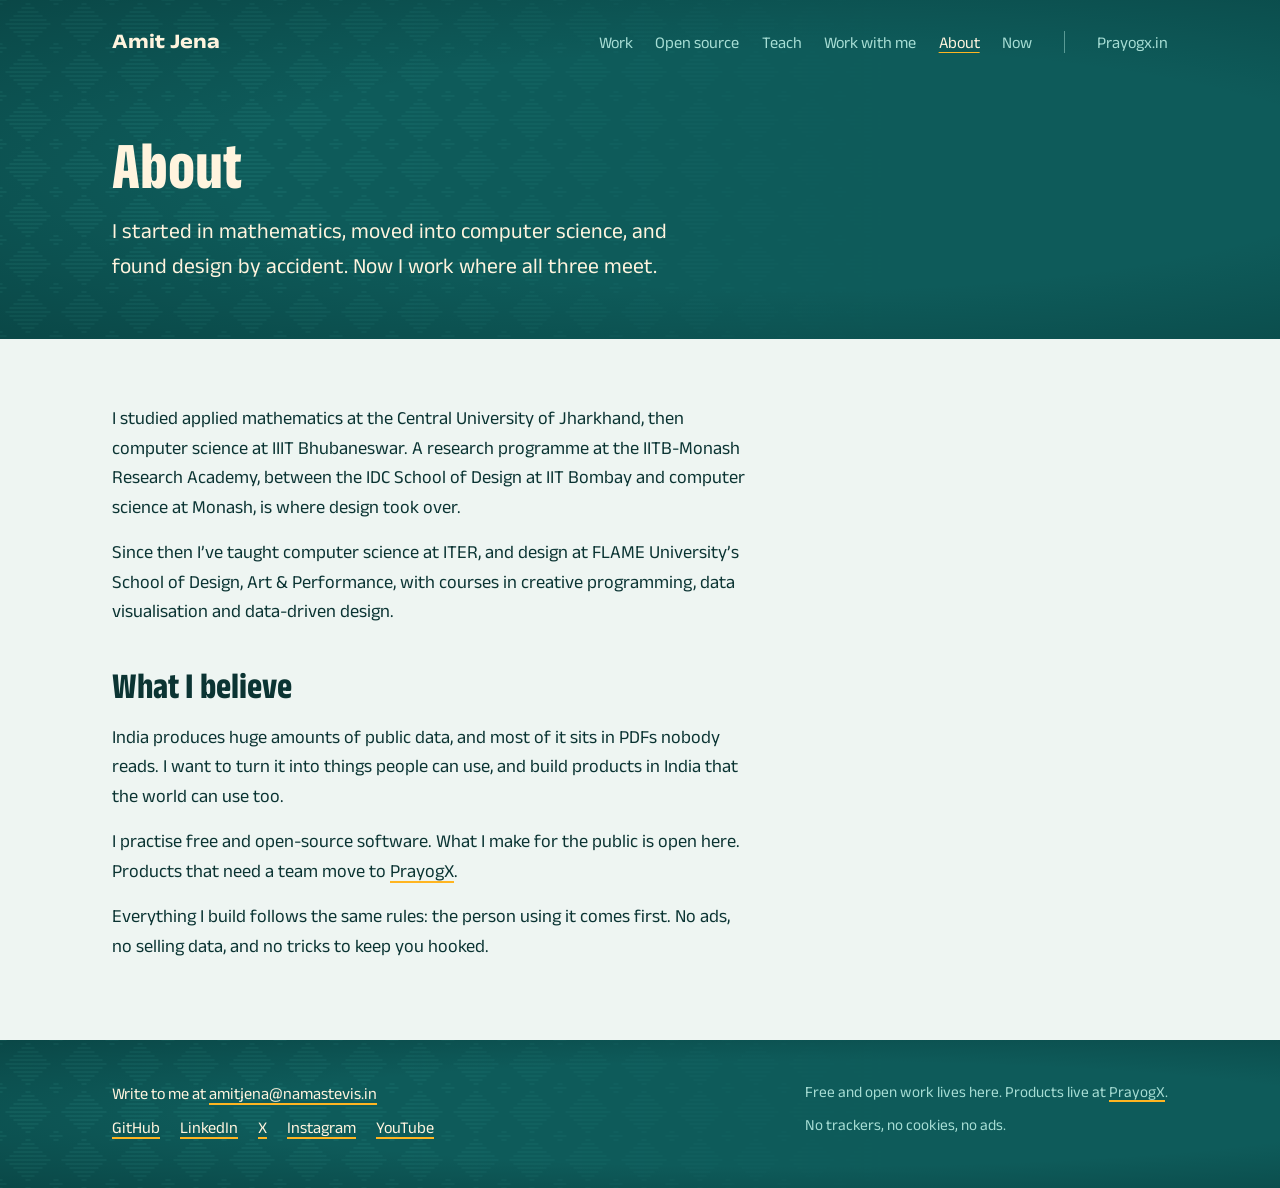
<file: about.html>
<!doctype html>
<html lang="en">
<head>
  <meta charset="utf-8">
  <meta name="viewport" content="width=device-width, initial-scale=1">
  <title>About: Amit Jena</title>
  <meta name="description" content="Amit Jena: from mathematics and computer science to design, data and India.">
  <link rel="canonical" href="https://namastevis.in/about.html">
  <meta property="og:title" content="About: Amit Jena">
  <meta property="og:description" content="Amit Jena: from mathematics and computer science to design, data and India.">
  <meta property="og:type" content="website">
  <meta property="og:url" content="https://namastevis.in/about.html">
  <meta property="og:image" content="https://namastevis.in/og-image.png">
  <meta name="twitter:card" content="summary_large_image">
  <meta name="twitter:site" content="@namastevis">
  <meta name="theme-color" content="#0E5B5A">
  <link rel="icon" href="/favicon.svg" type="image/svg+xml">
  <link rel="preconnect" href="https://fonts.googleapis.com">
  <link rel="preconnect" href="https://fonts.gstatic.com" crossorigin>
  <link href="https://fonts.googleapis.com/css2?family=Anek+Latin:wdth,wght@75..125,300..800&display=swap" rel="stylesheet">
  <link rel="stylesheet" href="/styles.css">
</head>
<body>
  <a class="skip" href="#main">Skip to content</a>
  <div class="band">
    <header class="wrap site-head">
      <a class="wordmark" href="/">Amit Jena</a>
      <nav class="site-nav" aria-label="Main">
      <a href="/work.html">Work</a>
      <a href="/open-source.html">Open source</a>
      <a href="/teach.html">Teach</a>
      <a href="/work-with-me.html">Work with me</a>
      <a href="/about.html" aria-current="page">About</a>
      <a href="/now.html">Now</a>
      <span class="nav-sep" aria-hidden="true"></span> <a href="https://prayogx.in" target="_blank" rel="noopener">Prayogx.in</a>
      </nav>
    </header>
    <section class="wrap page-intro">
      <h1>About</h1>
      <p class="lead">I started in mathematics, moved into computer science, and found design by accident. Now I work where all three meet.</p>
    </section>
  </div>
  <main id="main">
    <div class="wrap">
      <section class="section prose">
        <p>I studied applied mathematics at the Central University of Jharkhand, then computer science at IIIT Bhubaneswar. A research programme at the IITB-Monash Research Academy, between the IDC School of Design at IIT Bombay and computer science at Monash, is where design took over.</p>
        <p>Since then I’ve taught computer science at ITER, and design at FLAME University’s School of Design, Art &amp; Performance, with courses in creative programming, data visualisation and data-driven design.</p>
        <h2>What I believe</h2>
        <p>India produces huge amounts of public data, and most of it sits in PDFs nobody reads. I want to turn it into things people can use, and build products in India that the world can use too.</p>
        <p>I practise free and open-source software. What I make for the public is open here. Products that need a team move to <a href="https://prayogx.in/">PrayogX</a>.</p>
        <p>Everything I build follows the same rules: the person using it comes first. No ads, no selling data, and no tricks to keep you hooked.</p>
      </section>
    </div>
  </main>
  <footer class="band">
    <div class="wrap site-foot">
      <div class="foot-grid">
        <div>
          <p>Write to me at <a href="mailto:amitjena@namastevis.in">amitjena@namastevis.in</a></p>
          <p class="links"><a href="https://github.com/namastevis">GitHub</a> <a href="https://www.linkedin.com/in/namastevis/">LinkedIn</a> <a href="https://x.com/namastevis">X</a> <a href="https://www.instagram.com/namastevis/">Instagram</a> <a href="https://www.youtube.com/@namastevis">YouTube</a></p>
        </div>
        <div class="quiet">
          <p>Free and open work lives here. Products live at <a href="https://prayogx.in/">PrayogX</a>.</p>
          <p>No trackers, no cookies, no ads.</p>
        </div>
      </div>
    </div>
  </footer>
</body>
</html>
</file>
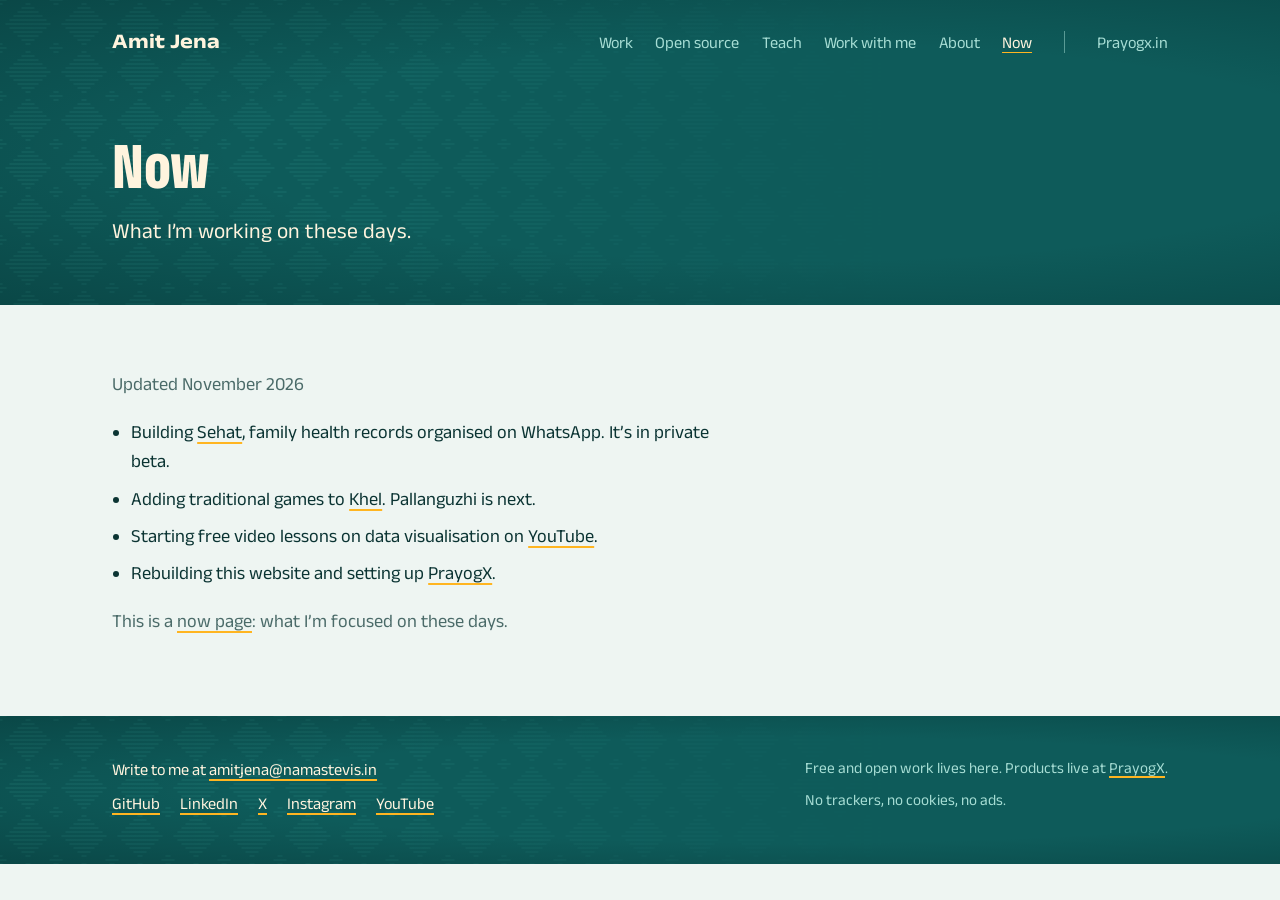
<file: now.html>
<!doctype html>
<html lang="en">
<head>
  <meta charset="utf-8">
  <meta name="viewport" content="width=device-width, initial-scale=1">
  <title>Now: Amit Jena</title>
  <meta name="description" content="What Amit Jena is focused on at the moment.">
  <link rel="canonical" href="https://namastevis.in/now.html">
  <meta property="og:title" content="Now: Amit Jena">
  <meta property="og:description" content="What Amit Jena is focused on at the moment.">
  <meta property="og:type" content="website">
  <meta property="og:url" content="https://namastevis.in/now.html">
  <meta property="og:image" content="https://namastevis.in/og-image.png">
  <meta name="twitter:card" content="summary_large_image">
  <meta name="twitter:site" content="@namastevis">
  <meta name="theme-color" content="#0E5B5A">
  <link rel="icon" href="/favicon.svg" type="image/svg+xml">
  <link rel="preconnect" href="https://fonts.googleapis.com">
  <link rel="preconnect" href="https://fonts.gstatic.com" crossorigin>
  <link href="https://fonts.googleapis.com/css2?family=Anek+Latin:wdth,wght@75..125,300..800&display=swap" rel="stylesheet">
  <link rel="stylesheet" href="/styles.css">
</head>
<body>
  <a class="skip" href="#main">Skip to content</a>
  <div class="band">
    <header class="wrap site-head">
      <a class="wordmark" href="/">Amit Jena</a>
      <nav class="site-nav" aria-label="Main">
      <a href="/work.html">Work</a>
      <a href="/open-source.html">Open source</a>
      <a href="/teach.html">Teach</a>
      <a href="/work-with-me.html">Work with me</a>
      <a href="/about.html">About</a>
      <a href="/now.html" aria-current="page">Now</a>
      <span class="nav-sep" aria-hidden="true"></span> <a href="https://prayogx.in" target="_blank" rel="noopener">Prayogx.in</a>
      </nav>
    </header>
    <section class="wrap page-intro">
      <h1>Now</h1>
      <p class="lead">What I’m working on these days.</p>
    </section>
  </div>
  <main id="main">
    <div class="wrap">
      <section class="section prose">
        <p class="muted">Updated November 2026</p>
        <ul>
          <li>Building <a href="https://sehathealthtech.com/">Sehat</a>, family health records organised on WhatsApp. It’s in private beta.</li>
          <li>Adding traditional games to <a href="/khel/">Khel</a>. Pallanguzhi is next.</li>
          <li>Starting free video lessons on data visualisation on <a href="https://www.youtube.com/@namastevis">YouTube</a>.</li>
          <li>Rebuilding this website and setting up <a href="https://prayogx.in/">PrayogX</a>.</li>
        </ul>
        <p class="muted">This is a <a href="https://nownownow.com/about">now page</a>: what I’m focused on these days.</p>
      </section>
    </div>
  </main>
  <footer class="band">
    <div class="wrap site-foot">
      <div class="foot-grid">
        <div>
          <p>Write to me at <a href="mailto:amitjena@namastevis.in">amitjena@namastevis.in</a></p>
          <p class="links"><a href="https://github.com/namastevis">GitHub</a> <a href="https://www.linkedin.com/in/namastevis/">LinkedIn</a> <a href="https://x.com/namastevis">X</a> <a href="https://www.instagram.com/namastevis/">Instagram</a> <a href="https://www.youtube.com/@namastevis">YouTube</a></p>
        </div>
        <div class="quiet">
          <p>Free and open work lives here. Products live at <a href="https://prayogx.in/">PrayogX</a>.</p>
          <p>No trackers, no cookies, no ads.</p>
        </div>
      </div>
    </div>
  </footer>
</body>
</html>
</file>
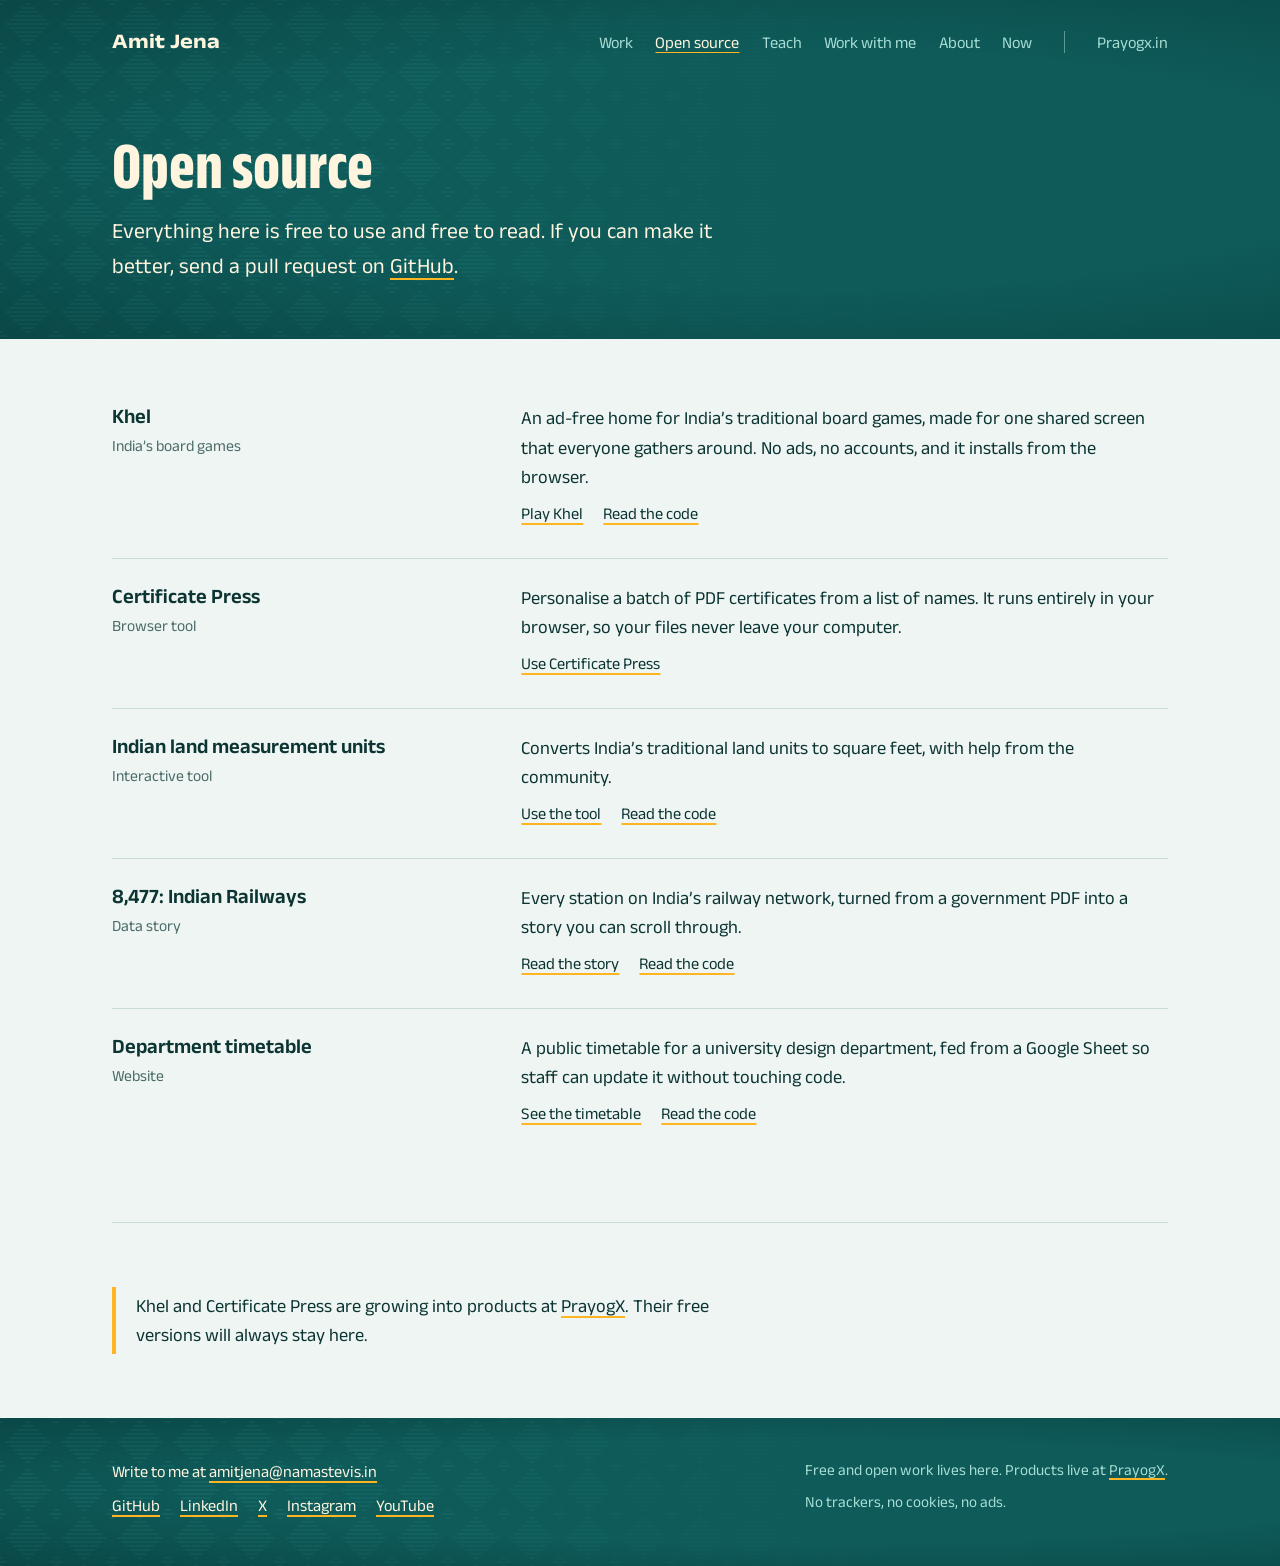
<file: open-source.html>
<!doctype html>
<html lang="en">
<head>
  <meta charset="utf-8">
  <meta name="viewport" content="width=device-width, initial-scale=1">
  <title>Open source: Amit Jena</title>
  <meta name="description" content="Free and open-source tools, games and data stories by Amit Jena.">
  <link rel="canonical" href="https://namastevis.in/open-source.html">
  <meta property="og:title" content="Open source: Amit Jena">
  <meta property="og:description" content="Free and open-source tools, games and data stories by Amit Jena.">
  <meta property="og:type" content="website">
  <meta property="og:url" content="https://namastevis.in/open-source.html">
  <meta property="og:image" content="https://namastevis.in/og-image.png">
  <meta name="twitter:card" content="summary_large_image">
  <meta name="twitter:site" content="@namastevis">
  <meta name="theme-color" content="#0E5B5A">
  <link rel="icon" href="/favicon.svg" type="image/svg+xml">
  <link rel="preconnect" href="https://fonts.googleapis.com">
  <link rel="preconnect" href="https://fonts.gstatic.com" crossorigin>
  <link href="https://fonts.googleapis.com/css2?family=Anek+Latin:wdth,wght@75..125,300..800&display=swap" rel="stylesheet">
  <link rel="stylesheet" href="/styles.css">
</head>
<body>
  <a class="skip" href="#main">Skip to content</a>
  <div class="band">
    <header class="wrap site-head">
      <a class="wordmark" href="/">Amit Jena</a>
      <nav class="site-nav" aria-label="Main">
      <a href="/work.html">Work</a>
      <a href="/open-source.html" aria-current="page">Open source</a>
      <a href="/teach.html">Teach</a>
      <a href="/work-with-me.html">Work with me</a>
      <a href="/about.html">About</a>
      <a href="/now.html">Now</a>
      <span class="nav-sep" aria-hidden="true"></span> <a href="https://prayogx.in" target="_blank" rel="noopener">Prayogx.in</a>
      </nav>
    </header>
    <section class="wrap page-intro">
      <h1>Open source</h1>
      <p class="lead">Everything here is free to use and free to read. If you can make it better, send a pull request on <a href="https://github.com/namastevis">GitHub</a>.</p>
    </section>
  </div>
  <main id="main">
    <div class="wrap">
      <section class="section">
        <ul class="rows">
          <li class="row"><div><h3><a href="/khel/">Khel</a></h3><p class="kind">India’s board games</p></div>
            <div><p>An ad-free home for India’s traditional board games, made for one shared screen that everyone gathers around. No ads, no accounts, and it installs from the browser.</p><p class="links"><a href="/khel/">Play Khel</a> <a href="https://github.com/namastevis/khel">Read the code</a></p></div></li>
          <li class="row"><div><h3><a href="https://press.namastevis.in/">Certificate Press</a></h3><p class="kind">Browser tool</p></div>
            <div><p>Personalise a batch of PDF certificates from a list of names. It runs entirely in your browser, so your files never leave your computer.</p><p class="links"><a href="https://press.namastevis.in/">Use Certificate Press</a></p></div></li>
          <li class="row"><div><h3><a href="https://namastevis.github.io/land-measurement-units/">Indian land measurement units</a></h3><p class="kind">Interactive tool</p></div>
            <div><p>Converts India’s traditional land units to square feet, with help from the community.</p><p class="links"><a href="https://namastevis.github.io/land-measurement-units/">Use the tool</a> <a href="https://github.com/namastevis/land-measurement-units">Read the code</a></p></div></li>
          <li class="row"><div><h3><a href="https://namastevis.github.io/railway-data-story/">8,477: Indian Railways</a></h3><p class="kind">Data story</p></div>
            <div><p>Every station on India’s railway network, turned from a government PDF into a story you can scroll through.</p><p class="links"><a href="https://namastevis.github.io/railway-data-story/">Read the story</a> <a href="https://github.com/namastevis/railway-data-story">Read the code</a></p></div></li>
          <li class="row"><div><h3><a href="https://namastevis.github.io/department-timetable/">Department timetable</a></h3><p class="kind">Website</p></div>
            <div><p>A public timetable for a university design department, fed from a Google Sheet so staff can update it without touching code.</p><p class="links"><a href="https://namastevis.github.io/department-timetable/">See the timetable</a> <a href="https://github.com/namastevis/department-timetable">Read the code</a></p></div></li>
        </ul>
      </section>
      <section class="section">
        <div class="callout"><p>Khel and Certificate Press are growing into products at <a href="https://prayogx.in/">PrayogX</a>. Their free versions will always stay here.</p></div>
      </section>
    </div>
  </main>
  <footer class="band">
    <div class="wrap site-foot">
      <div class="foot-grid">
        <div>
          <p>Write to me at <a href="mailto:amitjena@namastevis.in">amitjena@namastevis.in</a></p>
          <p class="links"><a href="https://github.com/namastevis">GitHub</a> <a href="https://www.linkedin.com/in/namastevis/">LinkedIn</a> <a href="https://x.com/namastevis">X</a> <a href="https://www.instagram.com/namastevis/">Instagram</a> <a href="https://www.youtube.com/@namastevis">YouTube</a></p>
        </div>
        <div class="quiet">
          <p>Free and open work lives here. Products live at <a href="https://prayogx.in/">PrayogX</a>.</p>
          <p>No trackers, no cookies, no ads.</p>
        </div>
      </div>
    </div>
  </footer>
</body>
</html>
</file>
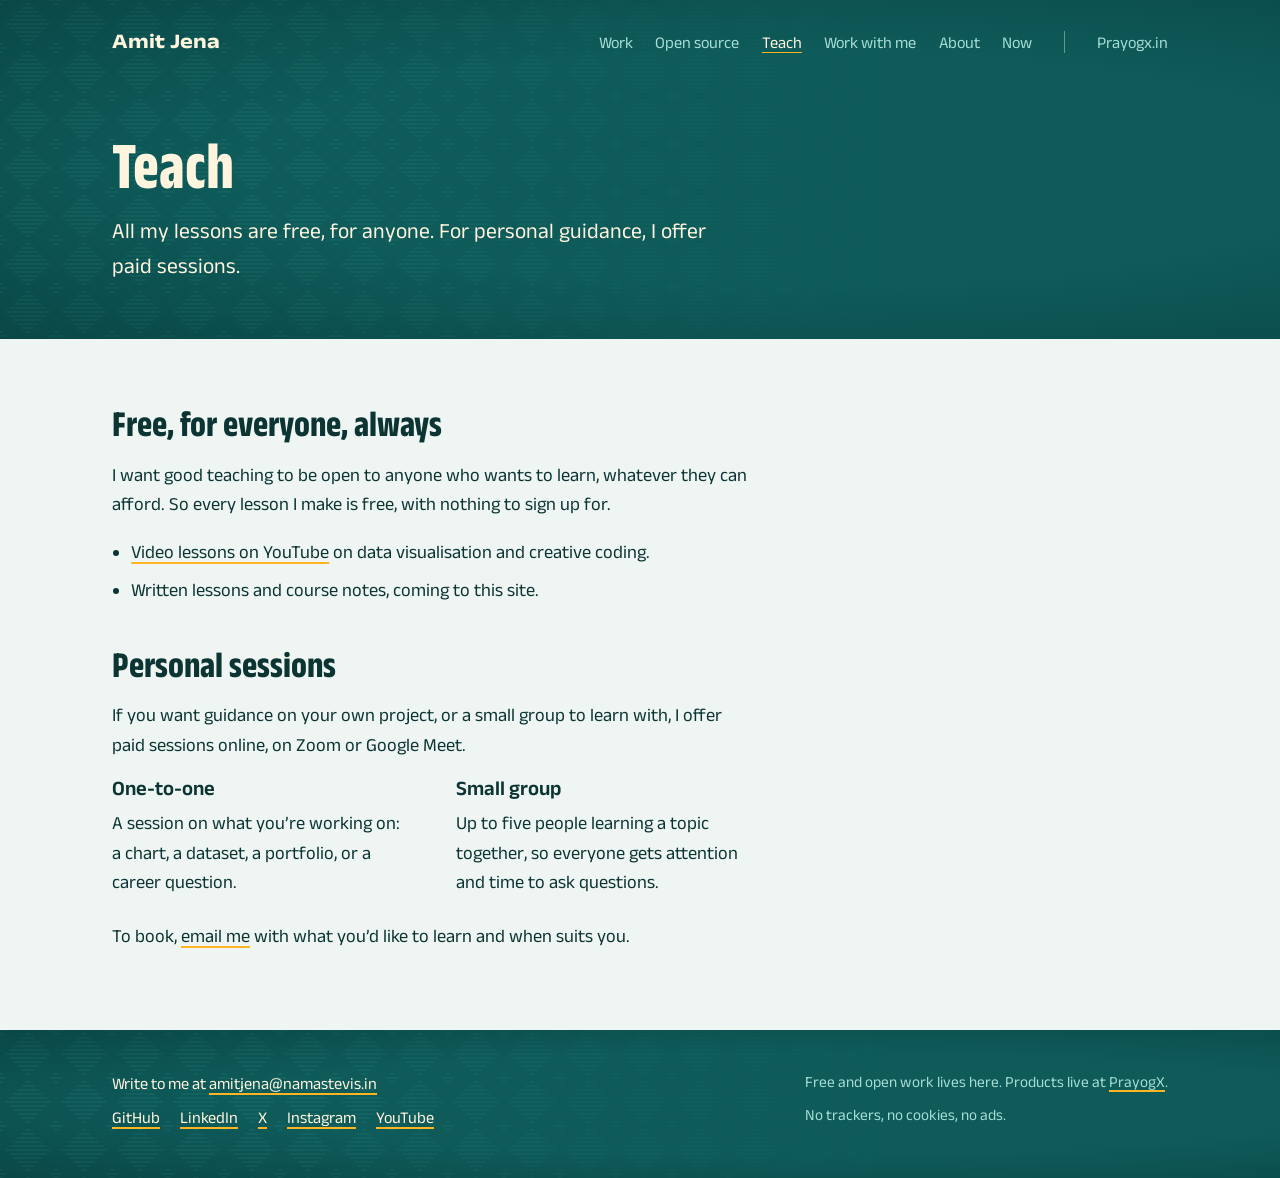
<file: teach.html>
<!doctype html>
<html lang="en">
<head>
  <meta charset="utf-8">
  <meta name="viewport" content="width=device-width, initial-scale=1">
  <title>Teach: Amit Jena</title>
  <meta name="description" content="Free lessons on data visualisation and creative coding, plus one-to-one and small-group sessions.">
  <link rel="canonical" href="https://namastevis.in/teach.html">
  <meta property="og:title" content="Teach: Amit Jena">
  <meta property="og:description" content="Free lessons on data visualisation and creative coding, plus one-to-one and small-group sessions.">
  <meta property="og:type" content="website">
  <meta property="og:url" content="https://namastevis.in/teach.html">
  <meta property="og:image" content="https://namastevis.in/og-image.png">
  <meta name="twitter:card" content="summary_large_image">
  <meta name="twitter:site" content="@namastevis">
  <meta name="theme-color" content="#0E5B5A">
  <link rel="icon" href="/favicon.svg" type="image/svg+xml">
  <link rel="preconnect" href="https://fonts.googleapis.com">
  <link rel="preconnect" href="https://fonts.gstatic.com" crossorigin>
  <link href="https://fonts.googleapis.com/css2?family=Anek+Latin:wdth,wght@75..125,300..800&display=swap" rel="stylesheet">
  <link rel="stylesheet" href="/styles.css">
</head>
<body>
  <a class="skip" href="#main">Skip to content</a>
  <div class="band">
    <header class="wrap site-head">
      <a class="wordmark" href="/">Amit Jena</a>
      <nav class="site-nav" aria-label="Main">
      <a href="/work.html">Work</a>
      <a href="/open-source.html">Open source</a>
      <a href="/teach.html" aria-current="page">Teach</a>
      <a href="/work-with-me.html">Work with me</a>
      <a href="/about.html">About</a>
      <a href="/now.html">Now</a>
      <span class="nav-sep" aria-hidden="true"></span> <a href="https://prayogx.in" target="_blank" rel="noopener">Prayogx.in</a>
      </nav>
    </header>
    <section class="wrap page-intro">
      <h1>Teach</h1>
      <p class="lead">All my lessons are free, for anyone. For personal guidance, I offer paid sessions.</p>
    </section>
  </div>
  <main id="main">
    <div class="wrap">
      <section class="section prose">
        <h2>Free, for everyone, always</h2>
        <p>I want good teaching to be open to anyone who wants to learn, whatever they can afford. So every lesson I make is free, with nothing to sign up for.</p>
        <ul>
          <li><a href="https://www.youtube.com/@namastevis">Video lessons on YouTube</a> on data visualisation and creative coding.</li>
          <li>Written lessons and course notes, coming to this site.</li>
        </ul>
        <h2>Personal sessions</h2>
        <p>If you want guidance on your own project, or a small group to learn with, I offer paid sessions online, on Zoom or Google Meet.</p>
        <div class="offers">
          <div><h3>One-to-one</h3><p>A session on what you’re working on: a chart, a dataset, a portfolio, or a career question.</p></div>
          <div><h3>Small group</h3><p>Up to five people learning a topic together, so everyone gets attention and time to ask questions.</p></div>
        </div>
        <p style="margin-top:1.5rem">To book, <a href="mailto:amitjena@namastevis.in?subject=Learning%20session">email me</a> with what you’d like to learn and when suits you.</p>
      </section>
    </div>
  </main>
  <footer class="band">
    <div class="wrap site-foot">
      <div class="foot-grid">
        <div>
          <p>Write to me at <a href="mailto:amitjena@namastevis.in">amitjena@namastevis.in</a></p>
          <p class="links"><a href="https://github.com/namastevis">GitHub</a> <a href="https://www.linkedin.com/in/namastevis/">LinkedIn</a> <a href="https://x.com/namastevis">X</a> <a href="https://www.instagram.com/namastevis/">Instagram</a> <a href="https://www.youtube.com/@namastevis">YouTube</a></p>
        </div>
        <div class="quiet">
          <p>Free and open work lives here. Products live at <a href="https://prayogx.in/">PrayogX</a>.</p>
          <p>No trackers, no cookies, no ads.</p>
        </div>
      </div>
    </div>
  </footer>
</body>
</html>
</file>
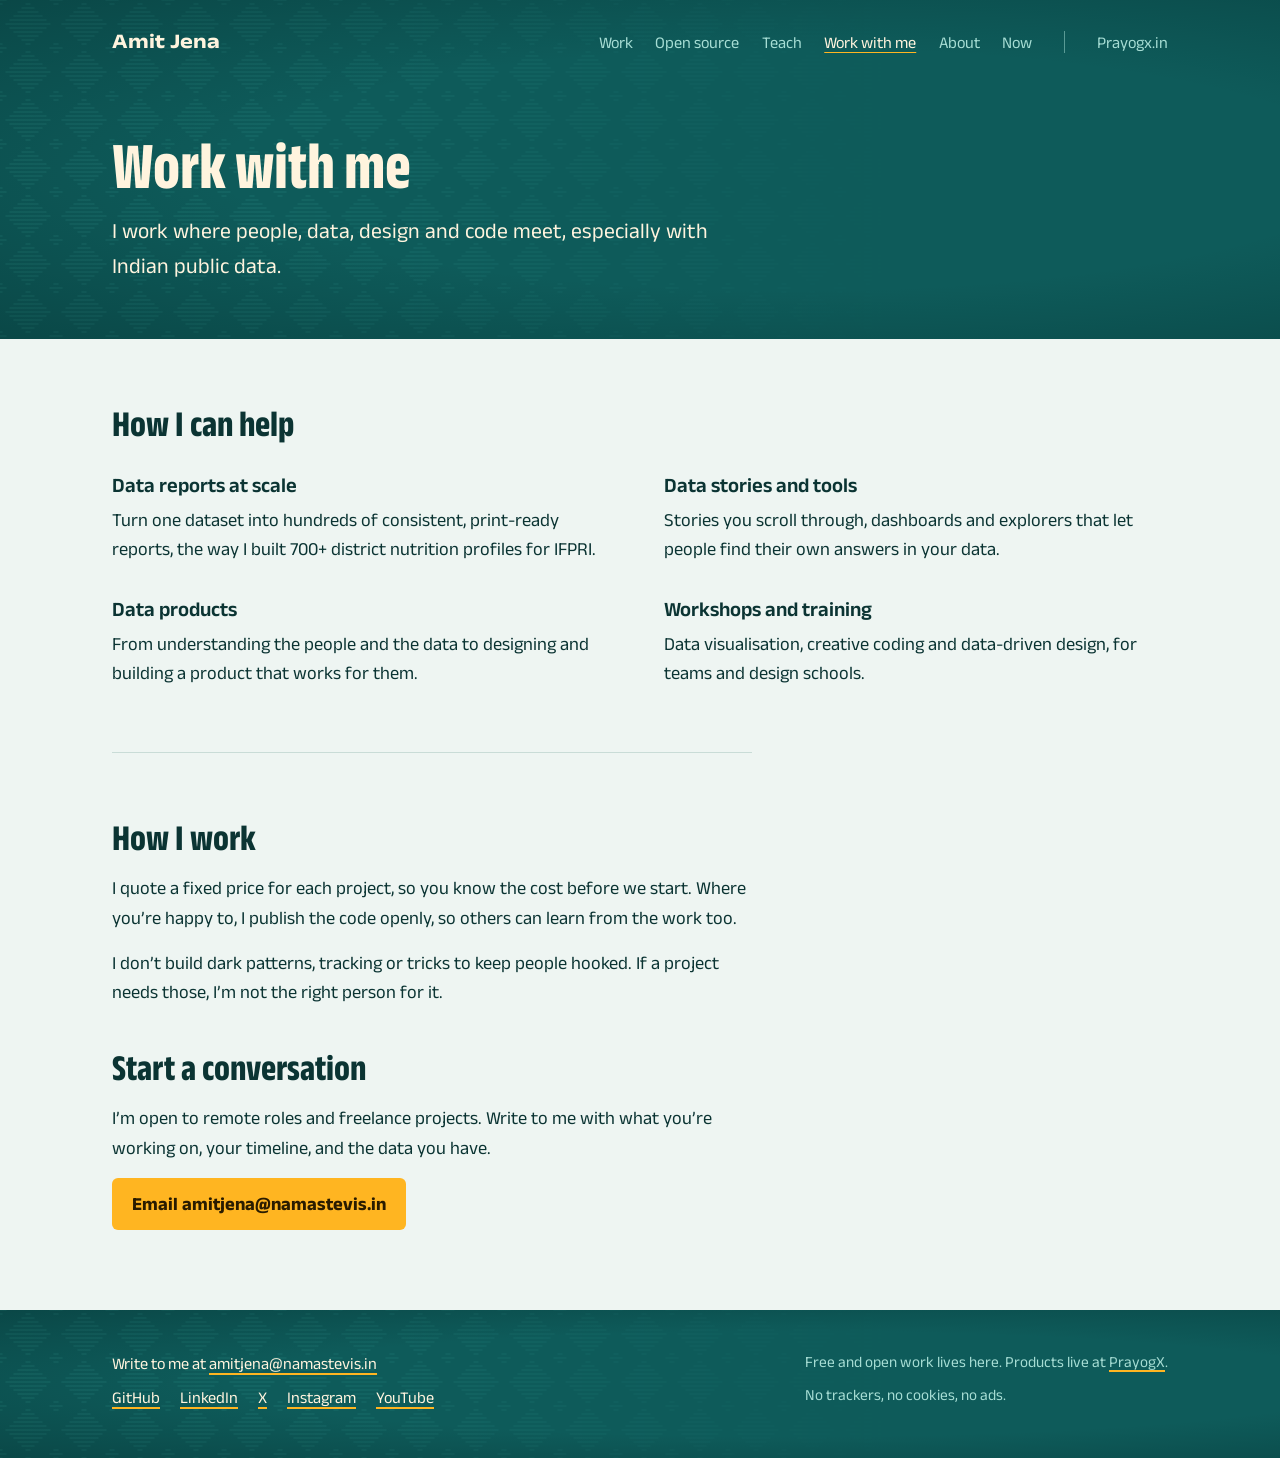
<file: work-with-me.html>
<!doctype html>
<html lang="en">
<head>
  <meta charset="utf-8">
  <meta name="viewport" content="width=device-width, initial-scale=1">
  <title>Work with me: Amit Jena</title>
  <meta name="description" content="Remote roles and freelance projects in data visualisation, data design and data products.">
  <link rel="canonical" href="https://namastevis.in/work-with-me.html">
  <meta property="og:title" content="Work with me: Amit Jena">
  <meta property="og:description" content="Remote roles and freelance projects in data visualisation, data design and data products.">
  <meta property="og:type" content="website">
  <meta property="og:url" content="https://namastevis.in/work-with-me.html">
  <meta property="og:image" content="https://namastevis.in/og-image.png">
  <meta name="twitter:card" content="summary_large_image">
  <meta name="twitter:site" content="@namastevis">
  <meta name="theme-color" content="#0E5B5A">
  <link rel="icon" href="/favicon.svg" type="image/svg+xml">
  <link rel="preconnect" href="https://fonts.googleapis.com">
  <link rel="preconnect" href="https://fonts.gstatic.com" crossorigin>
  <link href="https://fonts.googleapis.com/css2?family=Anek+Latin:wdth,wght@75..125,300..800&display=swap" rel="stylesheet">
  <link rel="stylesheet" href="/styles.css">
</head>
<body>
  <a class="skip" href="#main">Skip to content</a>
  <div class="band">
    <header class="wrap site-head">
      <a class="wordmark" href="/">Amit Jena</a>
      <nav class="site-nav" aria-label="Main">
      <a href="/work.html">Work</a>
      <a href="/open-source.html">Open source</a>
      <a href="/teach.html">Teach</a>
      <a href="/work-with-me.html" aria-current="page">Work with me</a>
      <a href="/about.html">About</a>
      <a href="/now.html">Now</a>
      <span class="nav-sep" aria-hidden="true"></span> <a href="https://prayogx.in" target="_blank" rel="noopener">Prayogx.in</a>
      </nav>
    </header>
    <section class="wrap page-intro">
      <h1>Work with me</h1>
      <p class="lead">I work where people, data, design and code meet, especially with Indian public data.</p>
    </section>
  </div>
  <main id="main">
    <div class="wrap">
      <section class="section" aria-labelledby="help-title">
        <div class="section-head"><h2 id="help-title">How I can help</h2></div>
        <div class="offers">
          <div><h3>Data reports at scale</h3><p>Turn one dataset into hundreds of consistent, print-ready reports, the way I built 700+ district nutrition profiles for IFPRI.</p></div>
          <div><h3>Data stories and tools</h3><p>Stories you scroll through, dashboards and explorers that let people find their own answers in your data.</p></div>
          <div><h3>Data products</h3><p>From understanding the people and the data to designing and building a product that works for them.</p></div>
          <div><h3>Workshops and training</h3><p>Data visualisation, creative coding and data-driven design, for teams and design schools.</p></div>
        </div>
      </section>
      <section class="section prose">
        <h2>How I work</h2>
        <p>I quote a fixed price for each project, so you know the cost before we start. Where you’re happy to, I publish the code openly, so others can learn from the work too.</p>
        <p>I don’t build dark patterns, tracking or tricks to keep people hooked. If a project needs those, I’m not the right person for it.</p>
        <h2>Start a conversation</h2>
        <p>I’m open to remote roles and freelance projects. Write to me with what you’re working on, your timeline, and the data you have.</p>
        <p><a class="button" href="mailto:amitjena@namastevis.in?subject=Project%20enquiry">Email amitjena@namastevis.in</a></p>
      </section>
    </div>
  </main>
  <footer class="band">
    <div class="wrap site-foot">
      <div class="foot-grid">
        <div>
          <p>Write to me at <a href="mailto:amitjena@namastevis.in">amitjena@namastevis.in</a></p>
          <p class="links"><a href="https://github.com/namastevis">GitHub</a> <a href="https://www.linkedin.com/in/namastevis/">LinkedIn</a> <a href="https://x.com/namastevis">X</a> <a href="https://www.instagram.com/namastevis/">Instagram</a> <a href="https://www.youtube.com/@namastevis">YouTube</a></p>
        </div>
        <div class="quiet">
          <p>Free and open work lives here. Products live at <a href="https://prayogx.in/">PrayogX</a>.</p>
          <p>No trackers, no cookies, no ads.</p>
        </div>
      </div>
    </div>
  </footer>
</body>
</html>
</file>
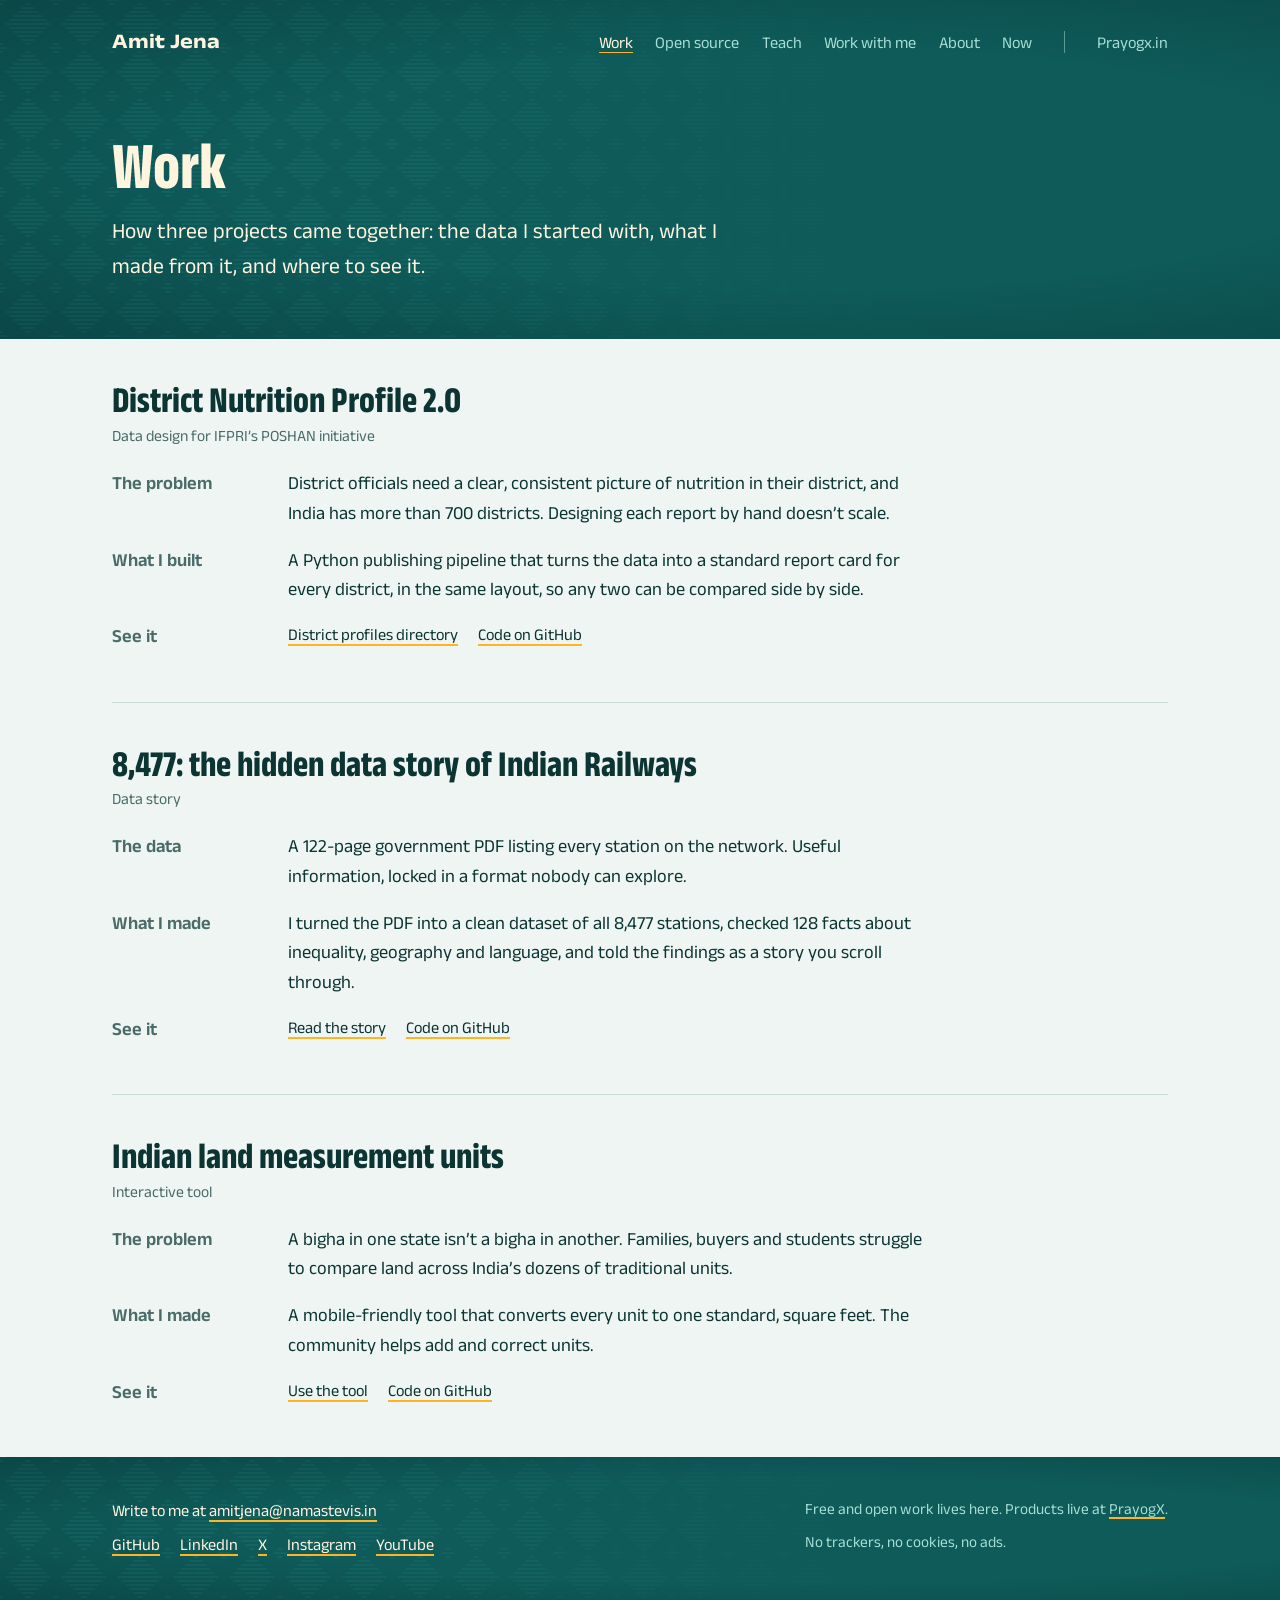
<file: work.html>
<!doctype html>
<html lang="en">
<head>
  <meta charset="utf-8">
  <meta name="viewport" content="width=device-width, initial-scale=1">
  <title>Work: Amit Jena</title>
  <meta name="description" content="How District Nutrition Profile 2.0, the Indian Railways data story and the land units tool came together.">
  <link rel="canonical" href="https://namastevis.in/work.html">
  <meta property="og:title" content="Work: Amit Jena">
  <meta property="og:description" content="How District Nutrition Profile 2.0, the Indian Railways data story and the land units tool came together.">
  <meta property="og:type" content="website">
  <meta property="og:url" content="https://namastevis.in/work.html">
  <meta property="og:image" content="https://namastevis.in/og-image.png">
  <meta name="twitter:card" content="summary_large_image">
  <meta name="twitter:site" content="@namastevis">
  <meta name="theme-color" content="#0E5B5A">
  <link rel="icon" href="/favicon.svg" type="image/svg+xml">
  <link rel="preconnect" href="https://fonts.googleapis.com">
  <link rel="preconnect" href="https://fonts.gstatic.com" crossorigin>
  <link href="https://fonts.googleapis.com/css2?family=Anek+Latin:wdth,wght@75..125,300..800&display=swap" rel="stylesheet">
  <link rel="stylesheet" href="/styles.css">
</head>
<body>
  <a class="skip" href="#main">Skip to content</a>
  <div class="band">
    <header class="wrap site-head">
      <a class="wordmark" href="/">Amit Jena</a>
      <nav class="site-nav" aria-label="Main">
      <a href="/work.html" aria-current="page">Work</a>
      <a href="/open-source.html">Open source</a>
      <a href="/teach.html">Teach</a>
      <a href="/work-with-me.html">Work with me</a>
      <a href="/about.html">About</a>
      <a href="/now.html">Now</a>
      <span class="nav-sep" aria-hidden="true"></span> <a href="https://prayogx.in" target="_blank" rel="noopener">Prayogx.in</a>
      </nav>
    </header>
    <section class="wrap page-intro">
      <h1>Work</h1>
      <p class="lead">How three projects came together: the data I started with, what I made from it, and where to see it.</p>
    </section>
  </div>
  <main id="main">
    <div class="wrap">
      <article class="case" id="nutrition">
        <h2>District Nutrition Profile 2.0</h2>
        <p class="kind">Data design for IFPRI’s POSHAN initiative</p>
        <dl>
          <dt>The problem</dt><dd>District officials need a clear, consistent picture of nutrition in their district, and India has more than 700 districts. Designing each report by hand doesn’t scale.</dd>
          <dt>What I built</dt><dd>A Python publishing pipeline that turns the data into a standard report card for every district, in the same layout, so any two can be compared side by side.</dd>
          <!-- Add here: your role, the data sources, one design decision you're proud of, and how the profiles are used. -->
          <dt>See it</dt><dd class="links"><a href="https://poshan.ifpri.info/district-nutrition-profiles-directory/">District profiles directory</a> <a href="https://github.com/namastevis/2022-dnp-ifpri">Code on GitHub</a></dd>
        </dl>
      </article>
      <article class="case" id="railways">
        <h2>8,477: the hidden data story of Indian Railways</h2>
        <p class="kind">Data story</p>
        <dl>
          <dt>The data</dt><dd>A 122-page government PDF listing every station on the network. Useful information, locked in a format nobody can explore.</dd>
          <dt>What I made</dt><dd>I turned the PDF into a clean dataset of all 8,477 stations, checked 128 facts about inequality, geography and language, and told the findings as a story you scroll through.</dd>
          <!-- Add here: a favourite finding, and how you checked the facts. -->
          <dt>See it</dt><dd class="links"><a href="https://namastevis.github.io/railway-data-story/">Read the story</a> <a href="https://github.com/namastevis/railway-data-story">Code on GitHub</a></dd>
        </dl>
      </article>
      <article class="case" id="land">
        <h2>Indian land measurement units</h2>
        <p class="kind">Interactive tool</p>
        <dl>
          <dt>The problem</dt><dd>A bigha in one state isn’t a bigha in another. Families, buyers and students struggle to compare land across India’s dozens of traditional units.</dd>
          <dt>What I made</dt><dd>A mobile-friendly tool that converts every unit to one standard, square feet. The community helps add and correct units.</dd>
          <!-- Add here: how people contribute corrections, and how many units it covers. -->
          <dt>See it</dt><dd class="links"><a href="https://namastevis.github.io/land-measurement-units/">Use the tool</a> <a href="https://github.com/namastevis/land-measurement-units">Code on GitHub</a></dd>
        </dl>
      </article>
    </div>
  </main>
  <footer class="band">
    <div class="wrap site-foot">
      <div class="foot-grid">
        <div>
          <p>Write to me at <a href="mailto:amitjena@namastevis.in">amitjena@namastevis.in</a></p>
          <p class="links"><a href="https://github.com/namastevis">GitHub</a> <a href="https://www.linkedin.com/in/namastevis/">LinkedIn</a> <a href="https://x.com/namastevis">X</a> <a href="https://www.instagram.com/namastevis/">Instagram</a> <a href="https://www.youtube.com/@namastevis">YouTube</a></p>
        </div>
        <div class="quiet">
          <p>Free and open work lives here. Products live at <a href="https://prayogx.in/">PrayogX</a>.</p>
          <p>No trackers, no cookies, no ads.</p>
        </div>
      </div>
    </div>
  </footer>
</body>
</html>
</file>
<file: styles.css>
/* namastevis.in: one stylesheet, no framework, no trackers */
:root {
  --peacock: #0E5B5A;
  --peacock-deep: #0A4847;
  --paper: #EEF5F2;
  --ink: #0B3433;
  --muted: #4B6B69;
  --rule: #C9DCD7;
  --cream: #FFF4DE;
  --cream-soft: #A6DDD4;
  --marigold: #FFB521;
  --marigold-ink: #9A6400;
  --below: #3E968E;
  --nodata: #B5B0CF;
  color-scheme: light;
  box-sizing: border-box;
}
@media (prefers-color-scheme: dark) {
  :root {
    --paper: #082F2E;
    --ink: #E9F2EE;
    --muted: #9DBDB8;
    --rule: #1E4A48;
    --marigold-ink: #FFB521;
    color-scheme: dark;
  }
}
*, *::before, *::after { box-sizing: inherit; }
html { -webkit-text-size-adjust: 100%; }
body {
  margin: 0;
  background: var(--paper);
  color: var(--ink);
  font-family: "Anek Latin", "Segoe UI", system-ui, -apple-system, sans-serif;
  font-variation-settings: "wdth" 100;
  font-size: 1.15rem;
  line-height: 1.6;
}
img, svg { max-width: 100%; height: auto; }
a { color: inherit; text-decoration-thickness: 2px; text-underline-offset: .22em; text-decoration-color: var(--marigold); }
a:hover { text-decoration-thickness: 3px; }
:focus-visible { outline: 3px solid var(--marigold); outline-offset: 3px; border-radius: 2px; }
.skip { position: absolute; left: -999px; top: 0; background: var(--ink); color: var(--paper); padding: .5rem 1rem; }
.skip:focus { left: 1rem; top: 1rem; z-index: 5; }
.wrap { max-width: 72rem; margin: 0 auto; padding-inline: clamp(1.25rem, 4vw, 3rem); }

/* Peacock band: header, hero, footer share it */
.band { position: relative; background: var(--peacock); color: var(--cream); overflow: hidden; isolation: isolate; }
.band::before {
  content: ""; position: absolute; inset: 0; z-index: -1; opacity: .26;
  background-image: url("data:image/svg+xml,%3Csvg xmlns='http://www.w3.org/2000/svg' width='56' height='48'%3E%3Cg stroke='%232E938C' stroke-width='1.5' stroke-linecap='round'%3E%3Cpath d='M26 4h4M22 8h12M18 12h20M14 16h28M10 20h36M6 24h44M10 28h36M14 32h28M18 36h20M22 40h12M26 44h4M-2 -4h4M-6 0h12M-2 4h4M54 -4h4M50 0h12M54 4h4M-2 44h4M-6 48h12M54 44h4M50 48h12'/%3E%3C/g%3E%3C/svg%3E");
  -webkit-mask-image: linear-gradient(90deg, #000 0%, rgba(0,0,0,.75) 30%, transparent 72%);
          mask-image: linear-gradient(90deg, #000 0%, rgba(0,0,0,.75) 30%, transparent 72%);
}
.band::after { content: ""; position: absolute; inset: 0; z-index: -1; background: radial-gradient(ellipse at 62% 50%, transparent 50%, rgba(0,26,26,.3) 100%); }
.band a { text-decoration-color: var(--marigold); }

.site-head { display: flex; flex-wrap: wrap; align-items: baseline; justify-content: space-between; gap: .75rem 2rem; padding-block: 1.5rem 1rem; }
.wordmark { font-variation-settings: "wdth" 115; font-weight: 700; font-size: 1.3rem; text-decoration: none; color: var(--cream); }
.site-nav { display: flex; flex-wrap: wrap; align-items: center; gap: .25rem 1.4rem; font-size: 1.02rem; }
.site-nav a { color: var(--cream-soft); text-decoration: none; padding-block: .25rem; }
.site-nav a:hover, .site-nav a[aria-current="page"] { color: var(--cream); text-decoration: underline; text-decoration-color: var(--marigold); }
.site-nav .nav-sep { width: 1px; height: 1.3em; background: var(--cream-soft); opacity: .5; margin-inline: .6rem; }

/* Hero */
.hero { display: grid; grid-template-columns: minmax(0, 1fr); gap: 2rem; align-items: center; padding-block: clamp(1.5rem, 5vw, 3.5rem) clamp(2.5rem, 5vw, 4rem); }
@media (min-width: 880px) { .hero { grid-template-columns: minmax(0, 7fr) minmax(0, 4fr); } }
.hero h1 { margin: 0 0 1.25rem; font-variation-settings: "wdth" 75; font-weight: 700; font-size: clamp(2.8rem, 7.4vw, 5.6rem); line-height: .98; letter-spacing: -.01em; color: var(--cream); }
.hero h1 .india { color: var(--marigold); }
.handle { font-size: 1.35rem; color: var(--cream-soft); margin: 0 0 1.5rem; }
.hero .lead { font-size: clamp(1.2rem, 2vw, 1.4rem); line-height: 1.5; max-width: 34rem; margin: 0 0 1.5rem; }
.actions { display: flex; flex-wrap: wrap; gap: .75rem 1.5rem; align-items: center; }
.button { display: inline-block; background: var(--marigold); color: #2A1C00; text-decoration: none; font-weight: 700; padding: .7rem 1.25rem; border-radius: 6px; }
.button:hover { background: #FFC54D; }

.map-figure { margin: 0; }
.india-map { display: block; width: 100%; max-width: 26rem; margin-inline: auto; }
.india-map .below { fill: var(--below); }
.india-map .above { fill: var(--cream); }
.india-map .nodata { stroke: var(--nodata); stroke-width: 3.5; stroke-opacity: .85; fill: none; }
.map-legend { display: flex; flex-direction: column; align-items: center; gap: .35rem; margin-top: 1rem; font-size: .92rem; color: var(--cream-soft); }
.map-legend strong { color: var(--cream); font-weight: 700; }
.keys { display: flex; gap: 1.25rem; }
.key { display: inline-flex; align-items: center; gap: .4rem; }
.key::before { content: ""; width: .7rem; height: .7rem; border-radius: 50%; background: var(--below); }
.key.above::before { background: var(--cream); }

/* Light reading area */
main h2 { margin: 0; font-variation-settings: "wdth" 80; font-weight: 700; font-size: clamp(1.7rem, 3.2vw, 2.3rem); line-height: 1.1; color: var(--ink); }
main h3 { margin: 0; font-weight: 600; font-size: 1.28rem; line-height: 1.3; }
p { margin: 0 0 1rem; }
.section { padding-block: clamp(2.5rem, 6vw, 4rem); border-top: 1px solid var(--rule); }
.section:first-child { border-top: 0; }
.section-head { display: flex; flex-wrap: wrap; justify-content: space-between; align-items: baseline; gap: .5rem 2rem; margin-bottom: 1.75rem; }
.section-head p { margin: 0; color: var(--muted); }
.muted { color: var(--muted); }
.prose { max-width: 40rem; }
.prose h2 { margin: 2.5rem 0 1rem; }
.prose h2:first-child { margin-top: 0; }
.prose ul { padding-left: 1.2rem; }
.prose li { margin-bottom: .5rem; }

.rows { list-style: none; margin: 0; padding: 0; }
.row { display: grid; grid-template-columns: minmax(0, 1fr); gap: .35rem 2.5rem; padding-block: 1.5rem; border-bottom: 1px solid var(--rule); }
.row:first-child { padding-top: 0; }
.row:last-child { border-bottom: 0; }
@media (min-width: 760px) { .row { grid-template-columns: minmax(0, 4fr) minmax(0, 7fr); } }
.row h3 a { text-decoration: none; }
.row h3 a:hover { text-decoration: underline; text-decoration-color: var(--marigold); }
.kind { color: var(--muted); font-size: .98rem; margin: .2rem 0 0; }
.row p { margin-bottom: .5rem; }
.links { display: flex; flex-wrap: wrap; gap: .25rem 1.25rem; font-size: 1.02rem; }

.page-intro { padding-block: clamp(2rem, 5vw, 3.5rem); }
.page-intro h1 { margin: 0 0 1rem; font-variation-settings: "wdth" 75; font-weight: 700; font-size: clamp(2.6rem, 6vw, 4.2rem); line-height: 1; color: var(--cream); }
.page-intro .lead { font-size: clamp(1.15rem, 2vw, 1.35rem); max-width: 38rem; margin: 0; }

.case { padding-block: 2.5rem; border-top: 1px solid var(--rule); }
.case:first-child { border-top: 0; }
.case dl { display: grid; grid-template-columns: minmax(0, 1fr); gap: .2rem 2rem; margin: 1.25rem 0 0; }
@media (min-width: 760px) { .case dl { grid-template-columns: 9rem minmax(0, 1fr); } }
.case dt { color: var(--muted); font-weight: 600; }
.case dd { margin: 0 0 .9rem; max-width: 40rem; }

.offers { display: grid; grid-template-columns: minmax(0, 1fr); gap: 2rem 3rem; }
@media (min-width: 760px) { .offers { grid-template-columns: repeat(2, minmax(0, 1fr)); } }
.offers h3 { margin-bottom: .4rem; }
.offers p { margin: 0; }

.callout { border-left: 4px solid var(--marigold); padding: .25rem 0 .25rem 1.25rem; max-width: 40rem; }
.callout p:last-child { margin-bottom: 0; }

/* Footer */
.site-foot { padding-block: 2.5rem; font-size: 1.02rem; }
.foot-grid { display: flex; flex-wrap: wrap; justify-content: space-between; gap: 1.5rem 3rem; }
.site-foot p { margin: 0 0 .5rem; }
.site-foot .quiet { color: var(--cream-soft); font-size: .96rem; }

@media print { .band { background: #fff; color: #000; } .band::before, .band::after, .site-nav { display: none; } }
</file>
